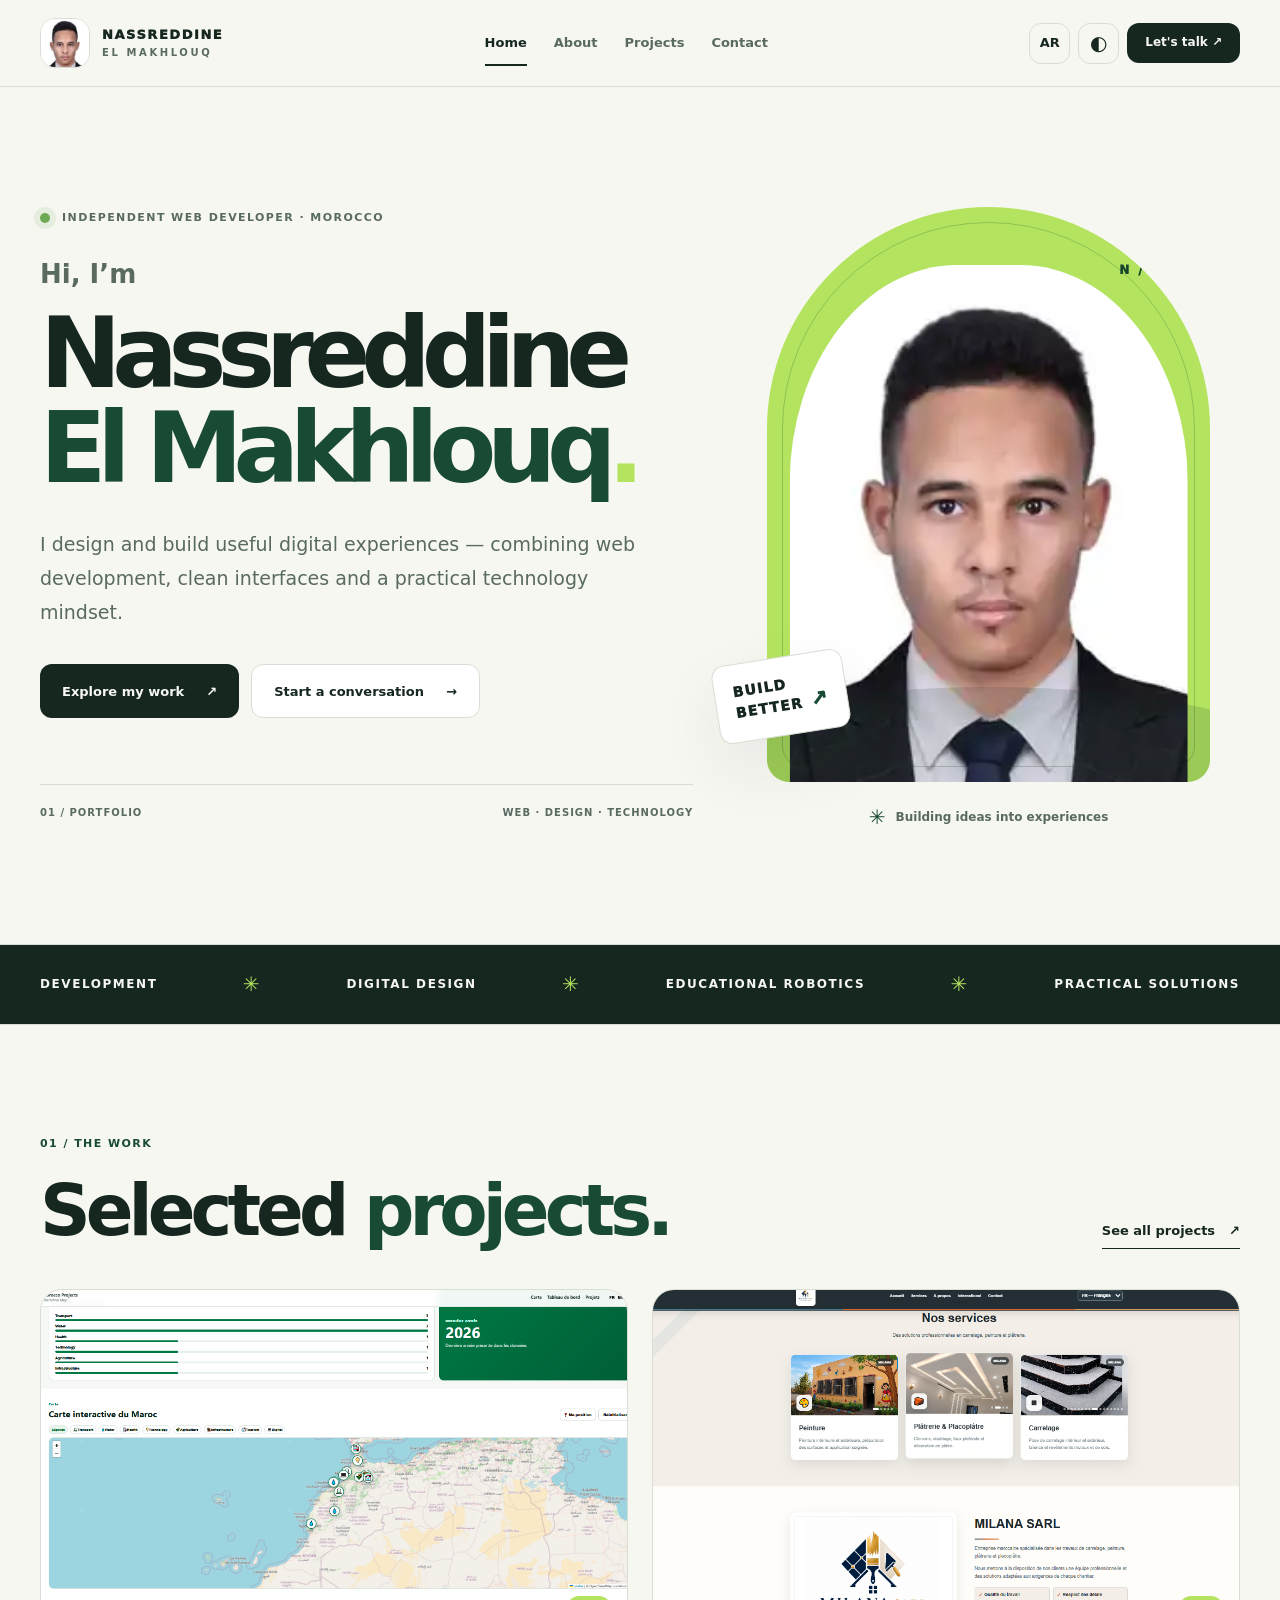
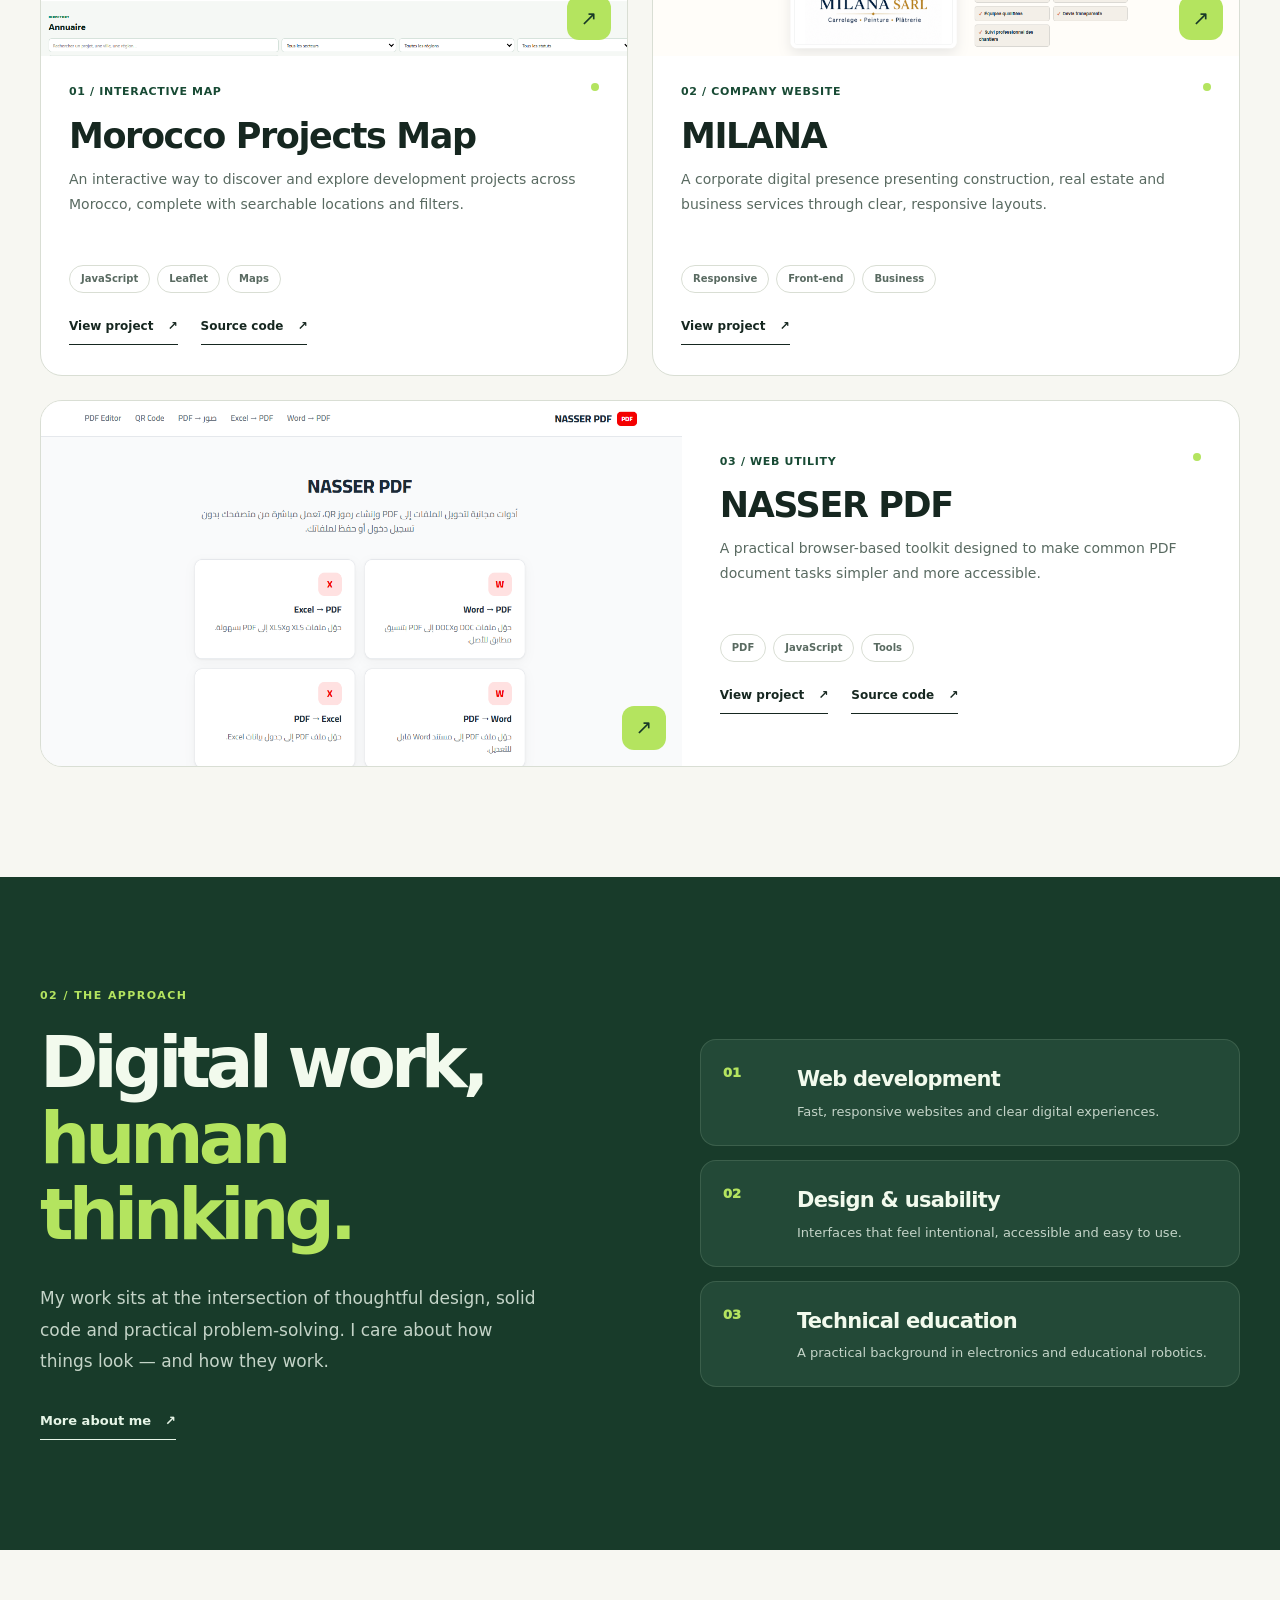
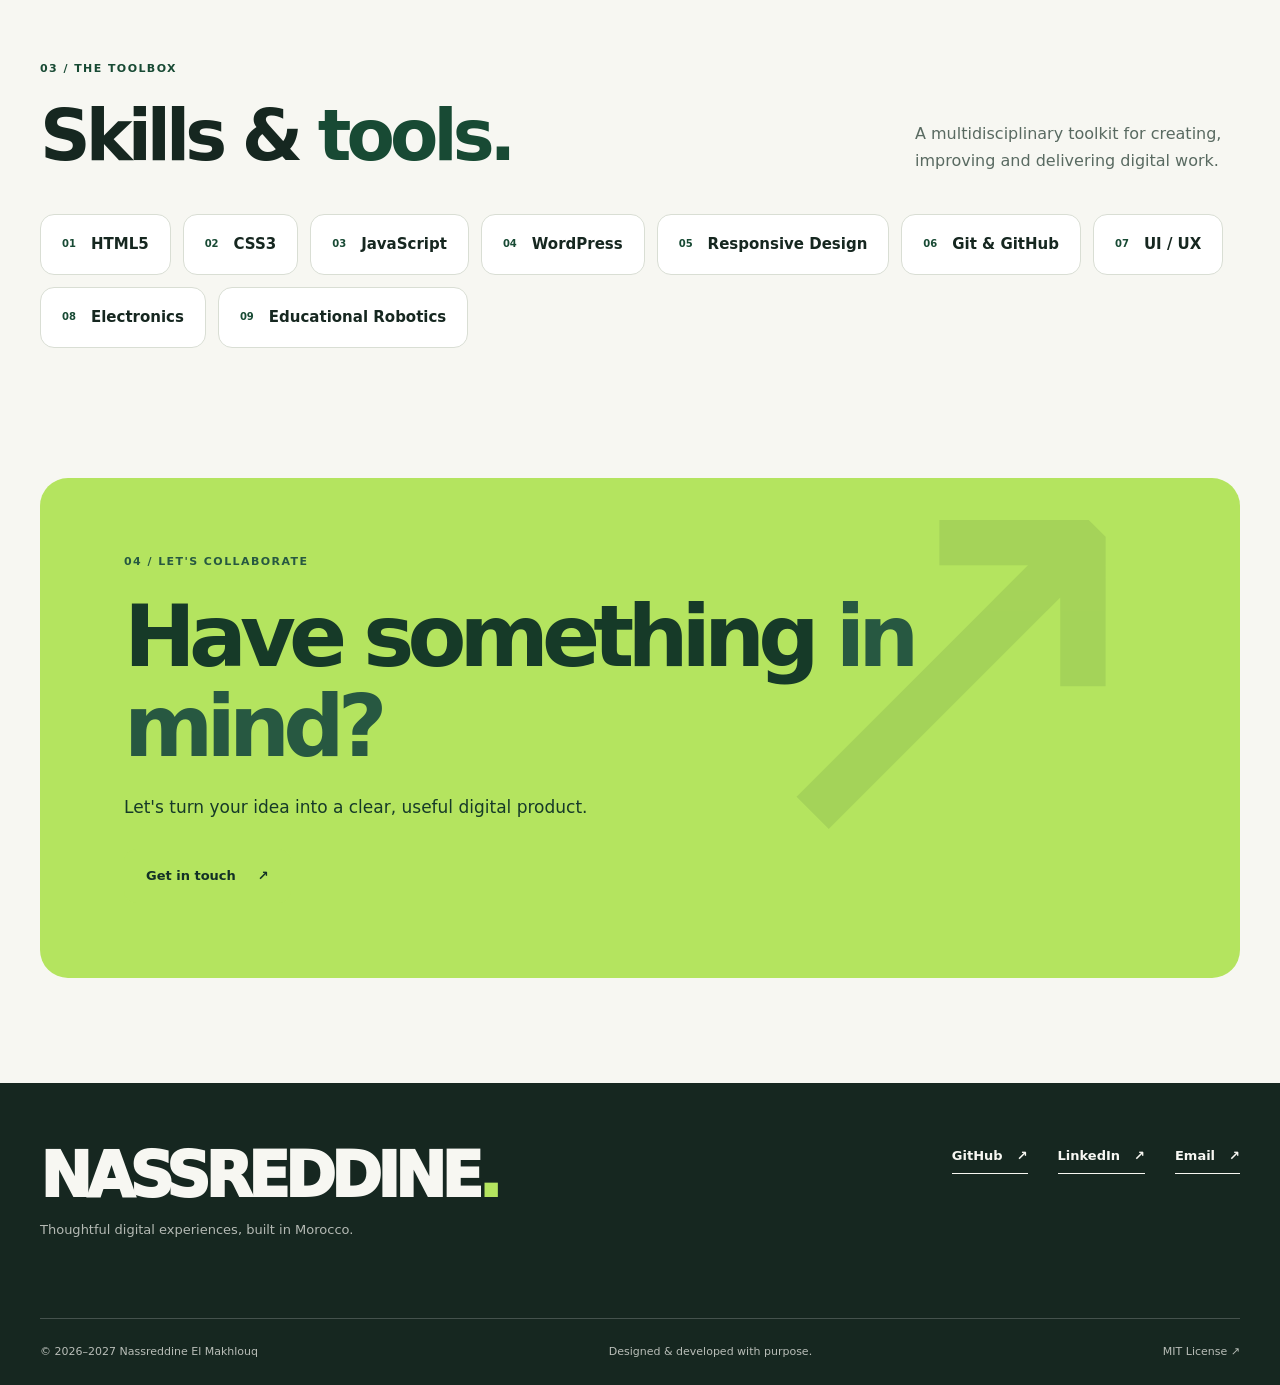
<file: index.html>
<!doctype html>
<html lang="en" data-theme="light">
<head>
<meta charset="utf-8">
<meta name="viewport" content="width=device-width, initial-scale=1">
<meta name="color-scheme" content="light dark">
<meta name="theme-color" content="#f7f7f2">
<meta name="description" content="Portfolio of Nassreddine El Makhlouq, web developer based in Morocco. Explore websites, interactive tools, digital design and educational robotics.">
<meta name="author" content="Nassreddine El Makhlouq">
<meta name="referrer" content="strict-origin-when-cross-origin">
<link rel="canonical" href="https://nassreddine-net.github.io/EL-MAKHLOUQ-NASSREDDINE/">
<title>Web Developer &amp; Digital Maker | Nassreddine El Makhlouq</title>
<meta property="og:type" content="website">
<meta property="og:title" content="Web Developer &amp; Digital Maker | Nassreddine El Makhlouq">
<meta property="og:description" content="Portfolio of Nassreddine El Makhlouq, web developer based in Morocco. Explore websites, interactive tools, digital design and educational robotics.">
<meta property="og:url" content="https://nassreddine-net.github.io/EL-MAKHLOUQ-NASSREDDINE/">
<meta property="og:image" content="https://nassreddine-net.github.io/EL-MAKHLOUQ-NASSREDDINE/assets/profile-photo.webp">
<meta property="og:image:alt" content="Nassreddine El Makhlouq portrait">
<meta name="twitter:card" content="summary">
<link rel="icon" type="image/webp" href="assets/logo.webp">
<link rel="manifest" href="site.webmanifest">
<link rel="preload" href="assets/profile-photo.webp" as="image" type="image/webp" fetchpriority="high">
<link rel="stylesheet" href="assets/style.css?v=2">
<script src="assets/app.js?v=2" defer></script>
<script type="application/ld+json">{"@context":"https://schema.org","@type":"Person","name":"Nassreddine El Makhlouq","alternateName":"نصر الدين المخلوق","url":"https://nassreddine-net.github.io/EL-MAKHLOUQ-NASSREDDINE/","image":"https://nassreddine-net.github.io/EL-MAKHLOUQ-NASSREDDINE/assets/profile-photo.webp","jobTitle":"Web Developer","address":{"@type":"PostalAddress","addressCountry":"MA"},"sameAs":["https://github.com/NASSREDDINE-net","https://www.linkedin.com/in/nassreddine-el-makhlouq/"]}</script><script type="application/ld+json">{"@context":"https://schema.org","@type":"WebSite","name":"Nassreddine El Makhlouq | Portfolio","url":"https://nassreddine-net.github.io/EL-MAKHLOUQ-NASSREDDINE/","inLanguage":["en","ar"]}</script>
</head>
<body data-page="home">
<a class="skip-link" href="#main">Skip to content</a>
<header class="site-header" data-header>
<div class="shell header-inner">
<a class="brand" href="index.html" aria-label="Nassreddine El Makhlouq home"><span class="brand-mark" aria-hidden="true"><img src="assets/profile-photo.webp" alt="" width="50" height="50" decoding="async"></span><span class="brand-caption">NASSREDDINE <small>EL MAKHLOUQ</small></span></a>
<nav id="site-nav" class="site-nav" aria-label="Primary navigation"><a href="index.html" aria-current="page" data-en="Home" data-ar="الرئيسية">Home</a><a href="about.html"  data-en="About" data-ar="من أنا">About</a><a href="portfolio.html"  data-en="Projects" data-ar="المشاريع">Projects</a><a href="contact.html"  data-en="Contact" data-ar="تواصل">Contact</a></nav>
<div class="header-tools">
<button class="utility-btn" type="button" data-lang-switch aria-label="Switch to Arabic">AR</button>
<button class="utility-btn theme-switch" type="button" data-theme-switch aria-label="Switch theme" aria-pressed="false"><span aria-hidden="true">◐</span></button>
<a class="header-contact" href="mailto:nassreddineelmakhlouq@gmail.com" data-en="Let's talk ↗" data-ar="تواصل معي ↗">Let's talk ↗</a>
<button class="utility-btn mobile-menu" type="button" data-menu-switch aria-controls="site-nav" aria-expanded="false" aria-label="Open navigation"><span aria-hidden="true">☰</span></button>
</div>
</div>
</header>
<main id="main"><section class="hero shell" aria-labelledby="hero-title">
<div class="hero-content">
<p class="micro-label"><span class="status-dot"></span><span data-en="Independent web developer · Morocco" data-ar="مطور ويب مستقل · المغرب">Independent web developer · Morocco</span></p>
<p class="hero-intro" data-en="Hi, I’m" data-ar="مرحباً، أنا">Hi, I’m</p>
<h1 id="hero-title">Nassreddine <span>El Makhlouq<span class="hero-period">.</span></span></h1>
<p class="hero-description" data-en="I design and build useful digital experiences — combining web development, clean interfaces and a practical technology mindset." data-ar="أصمم وأطوّر تجارب رقمية مفيدة تجمع بين تطوير الويب والواجهات الواضحة والخبرة التقنية التطبيقية.">I design and build useful digital experiences — combining web development, clean interfaces and a practical technology mindset.</p>
<div class="hero-buttons"><a class="btn btn-primary" href="portfolio.html"><span data-en="Explore my work" data-ar="اكتشف أعمالي">Explore my work</span><span aria-hidden="true">↗</span></a><a class="btn btn-outline" href="mailto:nassreddineelmakhlouq@gmail.com"><span data-en="Start a conversation" data-ar="تواصل معي">Start a conversation</span><span aria-hidden="true">→</span></a></div>
<div class="hero-meta"><span>01 / <span data-en="PORTFOLIO" data-ar="معرض الأعمال">PORTFOLIO</span></span><span data-en="WEB · DESIGN · TECHNOLOGY" data-ar="الويب · التصميم · التكنولوجيا">WEB · DESIGN · TECHNOLOGY</span></div>
</div>
<div class="portrait-area">
<div class="portrait-frame"><img class="hero-portrait" src="assets/profile-photo.webp" alt="Portrait of Nassreddine El Makhlouq" width="240" height="309" fetchpriority="high" decoding="async"><span class="portrait-index">N / M</span></div>
<div class="portrait-caption"><span class="accent-spark" aria-hidden="true">✳</span><span data-en="Building ideas into experiences" data-ar="أحول الأفكار إلى تجارب رقمية">Building ideas into experiences</span></div>
<div class="portrait-stamp" aria-hidden="true">BUILD<br>BETTER<span> ↗</span></div>
</div>
</section>
<div class="ticker-wrap"><div class="shell ticker"><span data-en="DEVELOPMENT" data-ar="التطوير">DEVELOPMENT</span><span class="ticker-symbol">✳</span><span data-en="DIGITAL DESIGN" data-ar="التصميم الرقمي">DIGITAL DESIGN</span><span class="ticker-symbol">✳</span><span data-en="EDUCATIONAL ROBOTICS" data-ar="الروبوتيك التعليمي">EDUCATIONAL ROBOTICS</span><span class="ticker-symbol">✳</span><span data-en="PRACTICAL SOLUTIONS" data-ar="حلول عملية">PRACTICAL SOLUTIONS</span></div></div>
<section class="section shell" id="selected-work"><div class="section-heading" data-reveal><div><p class="section-index">01 / <span data-en="THE WORK" data-ar="الأعمال">THE WORK</span></p><h2 data-en="Selected &lt;em>projects.&lt;/em>" data-ar="مشاريع &lt;em>مختارة.&lt;/em>">Selected <em>projects.</em></h2></div><a class="inline-link" href="portfolio.html"><span data-en="See all projects" data-ar="جميع المشاريع">See all projects</span><span aria-hidden="true">↗</span></a></div>
<div class="project-grid home-projects"><article class="project-tile" data-category="explore" data-reveal>
<a class="project-image" href="https://morocco-projects.is-a.bot/" target="_blank" rel="noopener noreferrer" aria-label="View Morocco Projects Map"><img src="assets/morocco-projects-map.png" width="900" height="506" alt="Morocco Projects Map project preview" loading="lazy" decoding="async"><span class="project-visit" aria-hidden="true">↗</span></a>
<div class="project-details"><div class="project-overline"><span>01 / <span data-en="Interactive map" data-ar="خريطة تفاعلية">Interactive map</span></span><span class="category-dot" aria-hidden="true"></span></div>
<h3>Morocco Projects Map</h3><p data-en="An interactive way to discover and explore development projects across Morocco, complete with searchable locations and filters." data-ar="خريطة تفاعلية لاستكشاف مشاريع التنمية بالمغرب، مع البحث الجغرافي والتصنيف والتصفية.">An interactive way to discover and explore development projects across Morocco, complete with searchable locations and filters.</p>
<div class="project-tags"><span>JavaScript</span><span>Leaflet</span><span>Maps</span></div>
<div class="project-links"><a class="text-link" href="https://morocco-projects.is-a.bot/" target="_blank" rel="noopener noreferrer">View project<span aria-hidden="true"> ↗</span></a><a class="text-link" href="https://github.com/NASSREDDINE-net/morocco-projects-map" target="_blank" rel="noopener noreferrer">Source code<span aria-hidden="true"> ↗</span></a></div>
</div>
</article><article class="project-tile" data-category="web" data-reveal>
<a class="project-image" href="https://societemilana.org/" target="_blank" rel="noopener noreferrer" aria-label="View MILANA"><img src="assets/milana-project.png" width="900" height="506" alt="MILANA project preview" loading="lazy" decoding="async"><span class="project-visit" aria-hidden="true">↗</span></a>
<div class="project-details"><div class="project-overline"><span>02 / <span data-en="Company website" data-ar="موقع شركة">Company website</span></span><span class="category-dot" aria-hidden="true"></span></div>
<h3>MILANA</h3><p data-en="A corporate digital presence presenting construction, real estate and business services through clear, responsive layouts." data-ar="موقع مؤسساتي يقدم خدمات البناء والعقار والأعمال ضمن واجهة متجاوبة ومنظمة.">A corporate digital presence presenting construction, real estate and business services through clear, responsive layouts.</p>
<div class="project-tags"><span>Responsive</span><span>Front-end</span><span>Business</span></div>
<div class="project-links"><a class="text-link" href="https://societemilana.org/" target="_blank" rel="noopener noreferrer">View project<span aria-hidden="true"> ↗</span></a></div>
</div>
</article><article class="project-tile" data-category="tool" data-reveal>
<a class="project-image" href="https://nasserpdf.devs.surf/" target="_blank" rel="noopener noreferrer" aria-label="View NASSER PDF"><img src="assets/nasser-pdf-project.png" width="900" height="506" alt="NASSER PDF project preview" loading="lazy" decoding="async"><span class="project-visit" aria-hidden="true">↗</span></a>
<div class="project-details"><div class="project-overline"><span>03 / <span data-en="Web utility" data-ar="أداة ويب">Web utility</span></span><span class="category-dot" aria-hidden="true"></span></div>
<h3>NASSER PDF</h3><p data-en="A practical browser-based toolkit designed to make common PDF document tasks simpler and more accessible." data-ar="مجموعة أدوات تعمل عبر المتصفح لتسهيل المهام الشائعة المتعلقة بملفات PDF.">A practical browser-based toolkit designed to make common PDF document tasks simpler and more accessible.</p>
<div class="project-tags"><span>PDF</span><span>JavaScript</span><span>Tools</span></div>
<div class="project-links"><a class="text-link" href="https://nasserpdf.devs.surf/" target="_blank" rel="noopener noreferrer">View project<span aria-hidden="true"> ↗</span></a><a class="text-link" href="https://github.com/NASSREDDINE-net/NASSER-PDF" target="_blank" rel="noopener noreferrer">Source code<span aria-hidden="true"> ↗</span></a></div>
</div>
</article></div></section>
<section class="section about-band"><div class="shell about-band-grid"><div data-reveal><p class="section-index">02 / <span data-en="THE APPROACH" data-ar="منهجي في العمل">THE APPROACH</span></p><h2 data-en="Digital work,&lt;br>&lt;em>human thinking.&lt;/em>" data-ar="حلول رقمية،&lt;br>&lt;em>بفكر إنساني.&lt;/em>">Digital work,<br><em>human thinking.</em></h2><p class="band-lead" data-en="My work sits at the intersection of thoughtful design, solid code and practical problem-solving. I care about how things look — and how they work." data-ar="يجمع عملي بين التصميم الواعي والبرمجة العملية وحل المشكلات. أهتم بجودة الشكل وسهولة الاستخدام والأداء.">My work sits at the intersection of thoughtful design, solid code and practical problem-solving. I care about how things look — and how they work.</p><a class="inline-link light" href="about.html"><span data-en="More about me" data-ar="تعرف عليّ أكثر">More about me</span><span aria-hidden="true">↗</span></a></div>
<div class="expertise-cards" data-reveal><article><span class="expertise-number">01</span><h3 data-en="Web development" data-ar="تطوير الويب">Web development</h3><p data-en="Fast, responsive websites and clear digital experiences." data-ar="مواقع سريعة ومتجاوبة وتجارب رقمية واضحة.">Fast, responsive websites and clear digital experiences.</p></article><article><span class="expertise-number">02</span><h3 data-en="Design &amp; usability" data-ar="التصميم وسهولة الاستخدام">Design & usability</h3><p data-en="Interfaces that feel intentional, accessible and easy to use." data-ar="واجهات واضحة وسهلة الوصول والاستعمال.">Interfaces that feel intentional, accessible and easy to use.</p></article><article><span class="expertise-number">03</span><h3 data-en="Technical education" data-ar="التكوين التقني">Technical education</h3><p data-en="A practical background in electronics and educational robotics." data-ar="خلفية تطبيقية في الإلكترونيك والروبوتيك التعليمي.">A practical background in electronics and educational robotics.</p></article></div>
</div></section>
<section class="section shell" id="toolbox"><div class="section-heading" data-reveal><div><p class="section-index">03 / <span data-en="THE TOOLBOX" data-ar="المهارات">THE TOOLBOX</span></p><h2 data-en="Skills &amp; &lt;em>tools.&lt;/em>" data-ar="مهارات &lt;em>وأدوات.&lt;/em>">Skills & <em>tools.</em></h2></div><p class="section-aside" data-en="A multidisciplinary toolkit for creating, improving and delivering digital work." data-ar="أدوات تقنية متعددة تساعدني على تصميم وتطوير حلول رقمية.">A multidisciplinary toolkit for creating, improving and delivering digital work.</p></div><div class="skills-list"><span class="skill-pill" data-reveal><span class="skill-count">01</span>HTML5</span><span class="skill-pill" data-reveal><span class="skill-count">02</span>CSS3</span><span class="skill-pill" data-reveal><span class="skill-count">03</span>JavaScript</span><span class="skill-pill" data-reveal><span class="skill-count">04</span>WordPress</span><span class="skill-pill" data-reveal><span class="skill-count">05</span>Responsive Design</span><span class="skill-pill" data-reveal><span class="skill-count">06</span>Git & GitHub</span><span class="skill-pill" data-reveal><span class="skill-count">07</span>UI / UX</span><span class="skill-pill" data-reveal><span class="skill-count">08</span>Electronics</span><span class="skill-pill" data-reveal><span class="skill-count">09</span>Educational Robotics</span></div></section>
<section class="cta-section shell"><div class="cta-panel" data-reveal><p class="section-index">04 / <span data-en="LET'S COLLABORATE" data-ar="لنتعاون">LET'S COLLABORATE</span></p><h2 data-en="Have something &lt;em>in mind?&lt;/em>" data-ar="عندك فكرة &lt;em>لمشروع؟&lt;/em>">Have something <em>in mind?</em></h2><p data-en="Let's turn your idea into a clear, useful digital product." data-ar="خلينا نحوّلو فكرتك إلى حل رقمي واضح وعملي.">Let's turn your idea into a clear, useful digital product.</p><a class="btn btn-light" href="mailto:nassreddineelmakhlouq@gmail.com"><span data-en="Get in touch" data-ar="تواصل معي">Get in touch</span><span aria-hidden="true">↗</span></a><span class="cta-decoration" aria-hidden="true">↗</span></div></section></main>
<footer class="site-footer">
<div class="shell"><div class="footer-main"><div><a class="footer-brand" href="index.html">NASSREDDINE<span>.</span></a><p data-en="Thoughtful digital experiences, built in Morocco." data-ar="تجارب رقمية متقنة، صُنعت في المغرب.">Thoughtful digital experiences, built in Morocco.</p></div><div class="footer-actions"><a class="text-link" href="https://github.com/NASSREDDINE-net" target="_blank" rel="noopener noreferrer">GitHub<span aria-hidden="true"> ↗</span></a><a class="text-link" href="https://www.linkedin.com/in/nassreddine-el-makhlouq/" target="_blank" rel="noopener noreferrer">LinkedIn<span aria-hidden="true"> ↗</span></a><a class="text-link" href="mailto:nassreddineelmakhlouq@gmail.com">Email <span aria-hidden="true">↗</span></a></div></div>
<div class="footer-bottom"><span>© 2026–2027 Nassreddine El Makhlouq</span><span data-en="Designed &amp; developed with purpose." data-ar="تصميم وتطوير بإتقان.">Designed & developed with purpose.</span><a href="https://github.com/NASSREDDINE-net/EL-MAKHLOUQ-NASSREDDINE/blob/main/LICENSE" target="_blank" rel="noopener noreferrer">MIT License ↗</a></div></div>
</footer>
<button type="button" class="scroll-top" data-top aria-label="Back to top">↑</button>
</body>
</html>
</file>
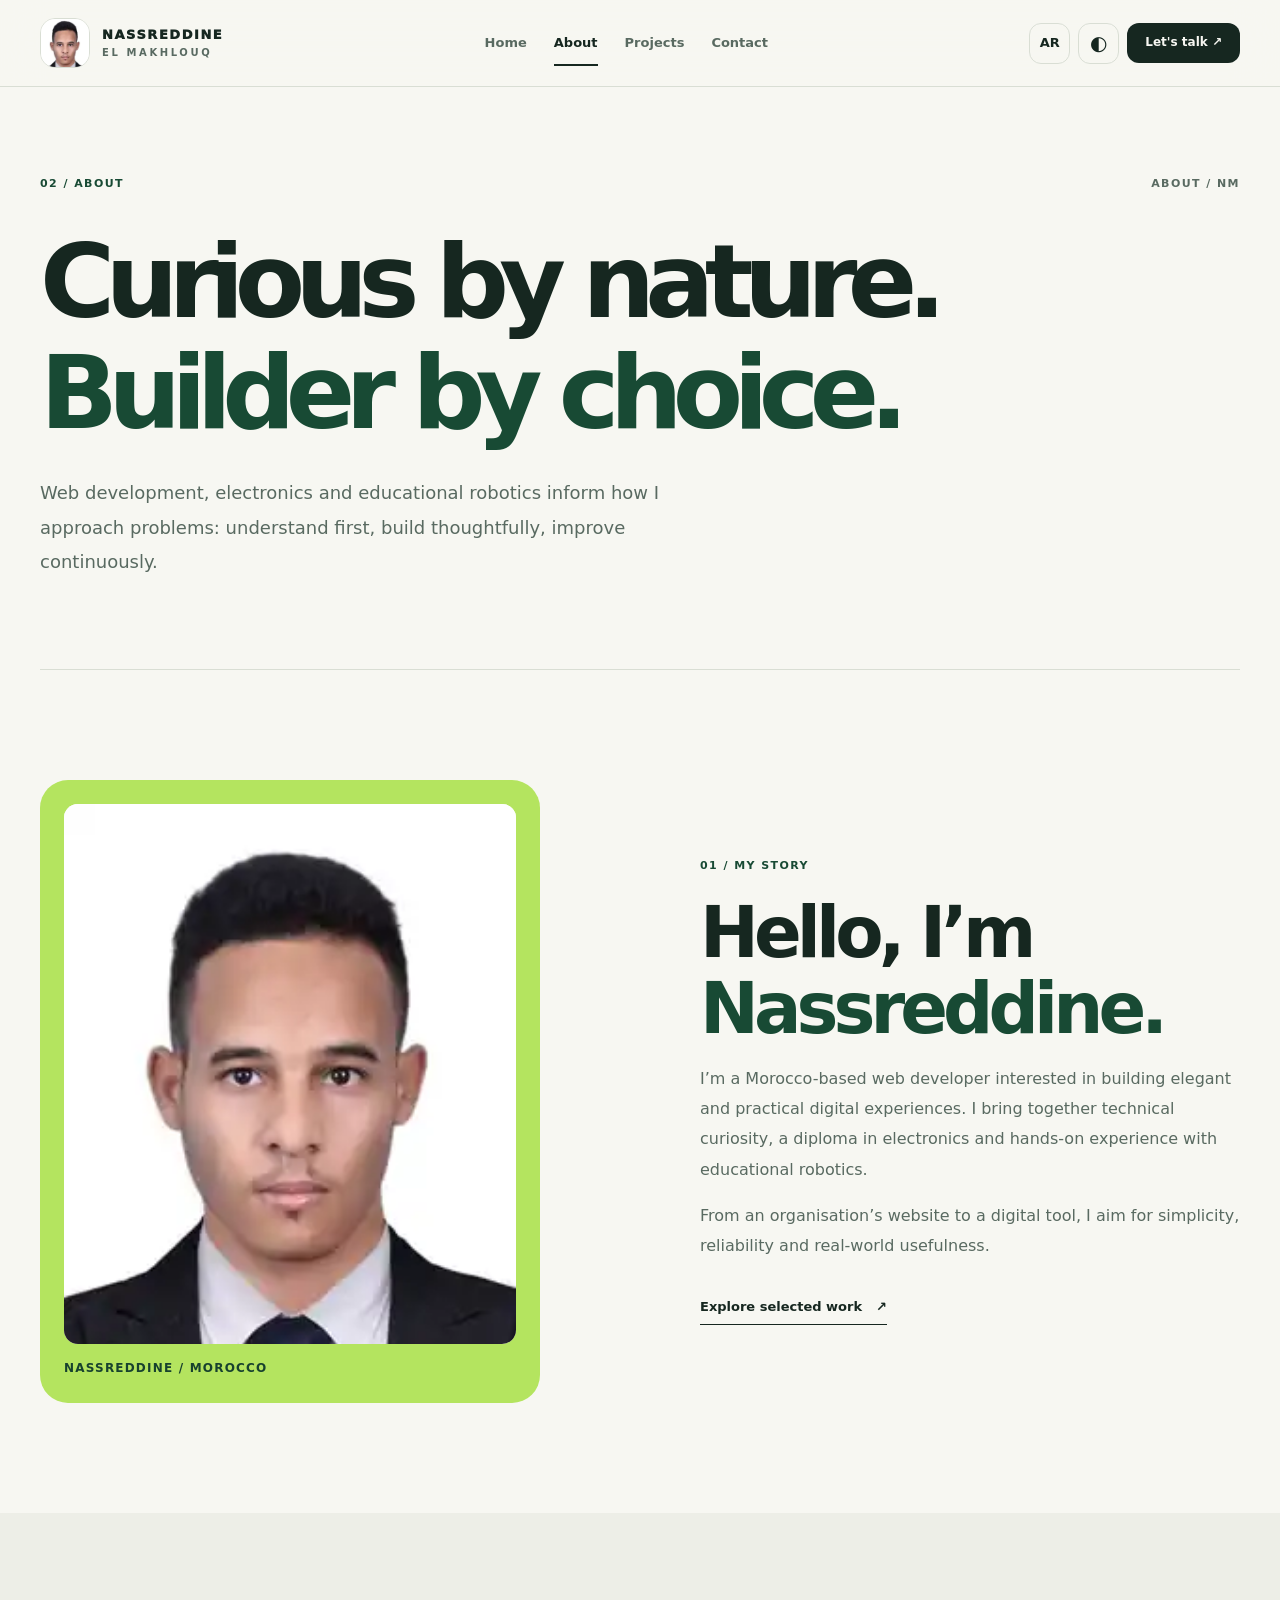
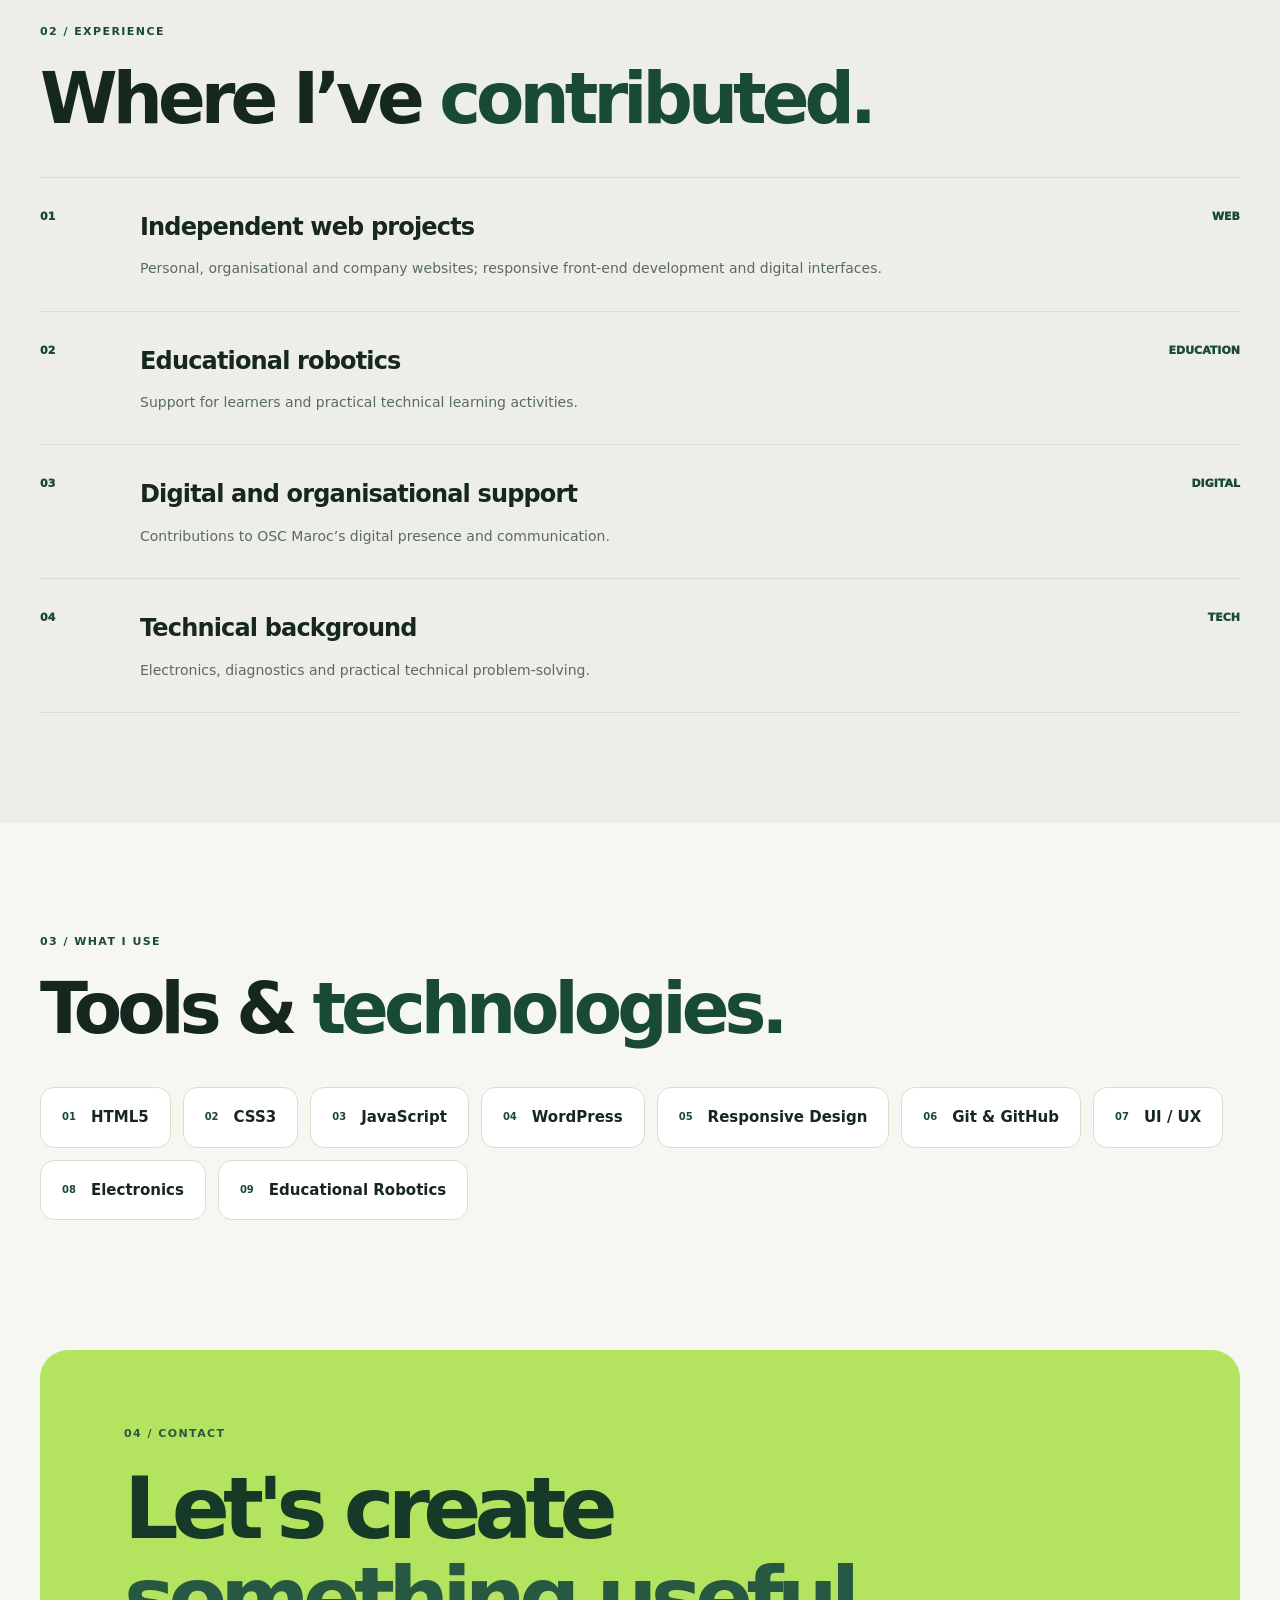
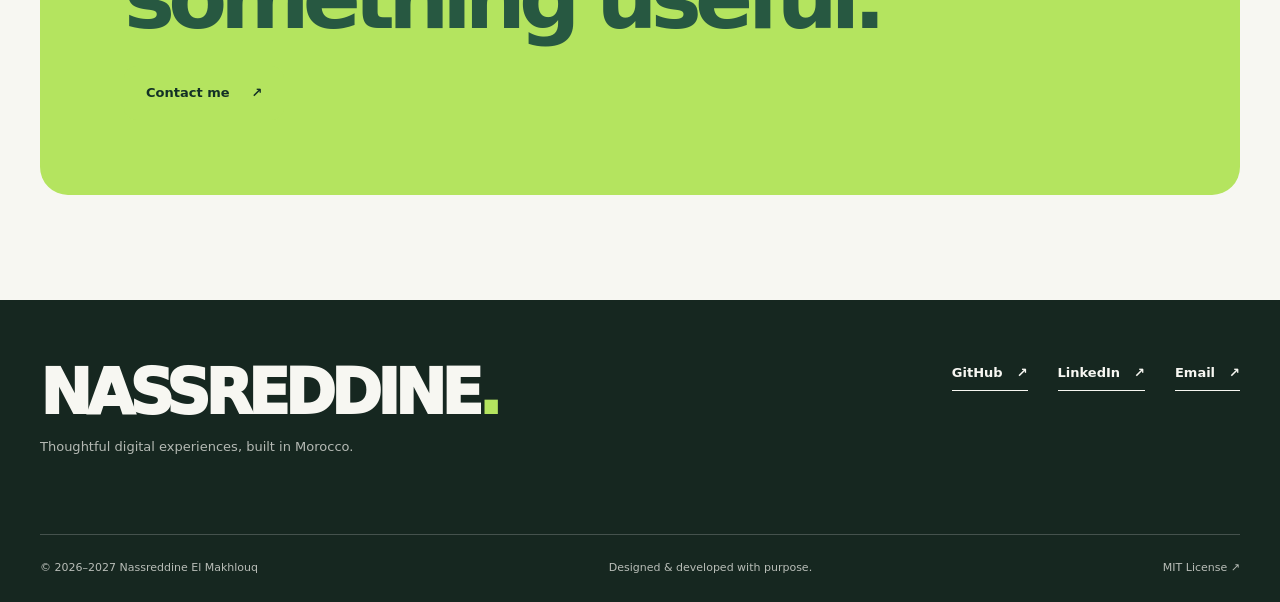
<file: about.html>
<!doctype html>
<html lang="en" data-theme="light">
<head>
<meta charset="utf-8">
<meta name="viewport" content="width=device-width, initial-scale=1">
<meta name="color-scheme" content="light dark">
<meta name="theme-color" content="#f7f7f2">
<meta name="description" content="Meet Nassreddine El Makhlouq, a Morocco-based web developer with experience in electronics, educational robotics, and practical digital solutions.">
<meta name="author" content="Nassreddine El Makhlouq">
<meta name="referrer" content="strict-origin-when-cross-origin">
<link rel="canonical" href="https://nassreddine-net.github.io/EL-MAKHLOUQ-NASSREDDINE/about.html">
<title>About Me | Nassreddine El Makhlouq</title>
<meta property="og:type" content="website">
<meta property="og:title" content="About Me | Nassreddine El Makhlouq">
<meta property="og:description" content="Meet Nassreddine El Makhlouq, a Morocco-based web developer with experience in electronics, educational robotics, and practical digital solutions.">
<meta property="og:url" content="https://nassreddine-net.github.io/EL-MAKHLOUQ-NASSREDDINE/about.html">
<meta property="og:image" content="https://nassreddine-net.github.io/EL-MAKHLOUQ-NASSREDDINE/assets/profile-photo.webp">
<meta property="og:image:alt" content="Nassreddine El Makhlouq portrait">
<meta name="twitter:card" content="summary">
<link rel="icon" type="image/webp" href="assets/logo.webp">
<link rel="manifest" href="site.webmanifest">

<link rel="stylesheet" href="assets/style.css?v=2">
<script src="assets/app.js?v=2" defer></script>

</head>
<body data-page="about">
<a class="skip-link" href="#main">Skip to content</a>
<header class="site-header" data-header>
<div class="shell header-inner">
<a class="brand" href="index.html" aria-label="Nassreddine El Makhlouq home"><span class="brand-mark" aria-hidden="true"><img src="assets/profile-photo.webp" alt="" width="50" height="50" decoding="async"></span><span class="brand-caption">NASSREDDINE <small>EL MAKHLOUQ</small></span></a>
<nav id="site-nav" class="site-nav" aria-label="Primary navigation"><a href="index.html"  data-en="Home" data-ar="الرئيسية">Home</a><a href="about.html" aria-current="page" data-en="About" data-ar="من أنا">About</a><a href="portfolio.html"  data-en="Projects" data-ar="المشاريع">Projects</a><a href="contact.html"  data-en="Contact" data-ar="تواصل">Contact</a></nav>
<div class="header-tools">
<button class="utility-btn" type="button" data-lang-switch aria-label="Switch to Arabic">AR</button>
<button class="utility-btn theme-switch" type="button" data-theme-switch aria-label="Switch theme" aria-pressed="false"><span aria-hidden="true">◐</span></button>
<a class="header-contact" href="mailto:nassreddineelmakhlouq@gmail.com" data-en="Let's talk ↗" data-ar="تواصل معي ↗">Let's talk ↗</a>
<button class="utility-btn mobile-menu" type="button" data-menu-switch aria-controls="site-nav" aria-expanded="false" aria-label="Open navigation"><span aria-hidden="true">☰</span></button>
</div>
</div>
</header>
<main id="main"><section class="page-lead shell"><div class="page-lead-top"><span class="section-index">02 / <span data-en="ABOUT" data-ar="من أنا">ABOUT</span></span><span class="page-count">ABOUT / NM</span></div><h1 data-en="Curious by nature.&lt;br>&lt;em>Builder by choice.&lt;/em>" data-ar="فضولي بطبعي.&lt;br>&lt;em>ومطوّر باختياري.&lt;/em>">Curious by nature.<br><em>Builder by choice.</em></h1><p data-en="Web development, electronics and educational robotics inform how I approach problems: understand first, build thoughtfully, improve continuously." data-ar="تطوير الويب والإلكترونيك والروبوتيك التعليمي مجالات تشكل طريقتي في العمل: الفهم أولاً، ثم البناء والتحسين المستمر.">Web development, electronics and educational robotics inform how I approach problems: understand first, build thoughtfully, improve continuously.</p></section>
<section class="section shell biography-grid"><div class="bio-image-wrap"><img src="assets/profile-photo.webp" width="240" height="309" alt="Portrait of Nassreddine El Makhlouq" loading="lazy" decoding="async"><span class="bio-image-caption">NASSREDDINE / MOROCCO</span></div><div class="bio-text" data-reveal><p class="section-index">01 / <span data-en="MY STORY" data-ar="قصتي">MY STORY</span></p><h2 data-en="Hello, I’m &lt;em>Nassreddine.&lt;/em>" data-ar="مرحباً، أنا &lt;em>نصر الدين.&lt;/em>">Hello, I’m <em>Nassreddine.</em></h2><p data-en="I’m a Morocco-based web developer interested in building elegant and practical digital experiences. I bring together technical curiosity, a diploma in electronics and hands-on experience with educational robotics." data-ar="أنا مطور ويب مقيم بالمغرب، مهتم ببناء تجارب رقمية أنيقة وعملية. أجمع بين الفضول التقني ودبلوم في الإلكترونيك وخبرة تطبيقية في الروبوتيك التعليمي.">I’m a Morocco-based web developer interested in building elegant and practical digital experiences. I bring together technical curiosity, a diploma in electronics and hands-on experience with educational robotics.</p><p data-en="From an organisation’s website to a digital tool, I aim for simplicity, reliability and real-world usefulness." data-ar="من موقع مؤسسة إلى أداة رقمية، أركز على البساطة والموثوقية والفائدة العملية.">From an organisation’s website to a digital tool, I aim for simplicity, reliability and real-world usefulness.</p><a class="inline-link" href="portfolio.html"><span data-en="Explore selected work" data-ar="تصفح مشاريعي">Explore selected work</span><span aria-hidden="true">↗</span></a></div></section>
<section class="section alternate-section"><div class="shell"><div class="section-heading"><div><p class="section-index">02 / <span data-en="EXPERIENCE" data-ar="الخبرة">EXPERIENCE</span></p><h2 data-en="Where I’ve &lt;em>contributed.&lt;/em>" data-ar="مجالات &lt;em>خبرتي.&lt;/em>">Where I’ve <em>contributed.</em></h2></div></div><div class="experience-list"><article><span class="exp-index">01</span><div><h3 data-en="Independent web projects" data-ar="مشاريع ويب مستقلة">Independent web projects</h3><p data-en="Personal, organisational and company websites; responsive front-end development and digital interfaces." data-ar="مواقع شخصية ومؤسساتية ومواقع شركات، وتطوير واجهات متجاوبة وخدمات رقمية.">Personal, organisational and company websites; responsive front-end development and digital interfaces.</p></div><span class="exp-field">WEB</span></article><article><span class="exp-index">02</span><div><h3 data-en="Educational robotics" data-ar="الروبوتيك التعليمي">Educational robotics</h3><p data-en="Support for learners and practical technical learning activities." data-ar="تأطير المتعلمين ومواكبة الأنشطة التقنية التطبيقية.">Support for learners and practical technical learning activities.</p></div><span class="exp-field">EDUCATION</span></article><article><span class="exp-index">03</span><div><h3 data-en="Digital and organisational support" data-ar="دعم رقمي وتنظيمي">Digital and organisational support</h3><p data-en="Contributions to OSC Maroc’s digital presence and communication." data-ar="المساهمة في الحضور الرقمي والتواصل الخاص بمنظمة الكشاف المعاصر – المغرب.">Contributions to OSC Maroc’s digital presence and communication.</p></div><span class="exp-field">DIGITAL</span></article><article><span class="exp-index">04</span><div><h3 data-en="Technical background" data-ar="الخلفية التقنية">Technical background</h3><p data-en="Electronics, diagnostics and practical technical problem-solving." data-ar="الإلكترونيك والتشخيص التقني وحل المشكلات التطبيقية.">Electronics, diagnostics and practical technical problem-solving.</p></div><span class="exp-field">TECH</span></article></div></div></section>
<section class="section shell"><div class="section-heading"><div><p class="section-index">03 / <span data-en="WHAT I USE" data-ar="أدوات العمل">WHAT I USE</span></p><h2 data-en="Tools &amp; &lt;em>technologies.&lt;/em>" data-ar="الأدوات &lt;em>والتقنيات.&lt;/em>">Tools & <em>technologies.</em></h2></div></div><div class="skills-list"><span class="skill-pill"><span class="skill-count">01</span>HTML5</span><span class="skill-pill"><span class="skill-count">02</span>CSS3</span><span class="skill-pill"><span class="skill-count">03</span>JavaScript</span><span class="skill-pill"><span class="skill-count">04</span>WordPress</span><span class="skill-pill"><span class="skill-count">05</span>Responsive Design</span><span class="skill-pill"><span class="skill-count">06</span>Git & GitHub</span><span class="skill-pill"><span class="skill-count">07</span>UI / UX</span><span class="skill-pill"><span class="skill-count">08</span>Electronics</span><span class="skill-pill"><span class="skill-count">09</span>Educational Robotics</span></div></section>
<section class="cta-section shell"><div class="cta-panel"><p class="section-index">04 / <span data-en="CONTACT" data-ar="التواصل">CONTACT</span></p><h2 data-en="Let's create &lt;em>something useful.&lt;/em>" data-ar="لننجز &lt;em>شيئاً مفيداً.&lt;/em>">Let's create <em>something useful.</em></h2><a class="btn btn-light" href="contact.html"><span data-en="Contact me" data-ar="تواصل معي">Contact me</span> ↗</a></div></section></main>
<footer class="site-footer">
<div class="shell"><div class="footer-main"><div><a class="footer-brand" href="index.html">NASSREDDINE<span>.</span></a><p data-en="Thoughtful digital experiences, built in Morocco." data-ar="تجارب رقمية متقنة، صُنعت في المغرب.">Thoughtful digital experiences, built in Morocco.</p></div><div class="footer-actions"><a class="text-link" href="https://github.com/NASSREDDINE-net" target="_blank" rel="noopener noreferrer">GitHub<span aria-hidden="true"> ↗</span></a><a class="text-link" href="https://www.linkedin.com/in/nassreddine-el-makhlouq/" target="_blank" rel="noopener noreferrer">LinkedIn<span aria-hidden="true"> ↗</span></a><a class="text-link" href="mailto:nassreddineelmakhlouq@gmail.com">Email <span aria-hidden="true">↗</span></a></div></div>
<div class="footer-bottom"><span>© 2026–2027 Nassreddine El Makhlouq</span><span data-en="Designed &amp; developed with purpose." data-ar="تصميم وتطوير بإتقان.">Designed & developed with purpose.</span><a href="https://github.com/NASSREDDINE-net/EL-MAKHLOUQ-NASSREDDINE/blob/main/LICENSE" target="_blank" rel="noopener noreferrer">MIT License ↗</a></div></div>
</footer>
<button type="button" class="scroll-top" data-top aria-label="Back to top">↑</button>
</body>
</html>
</file>
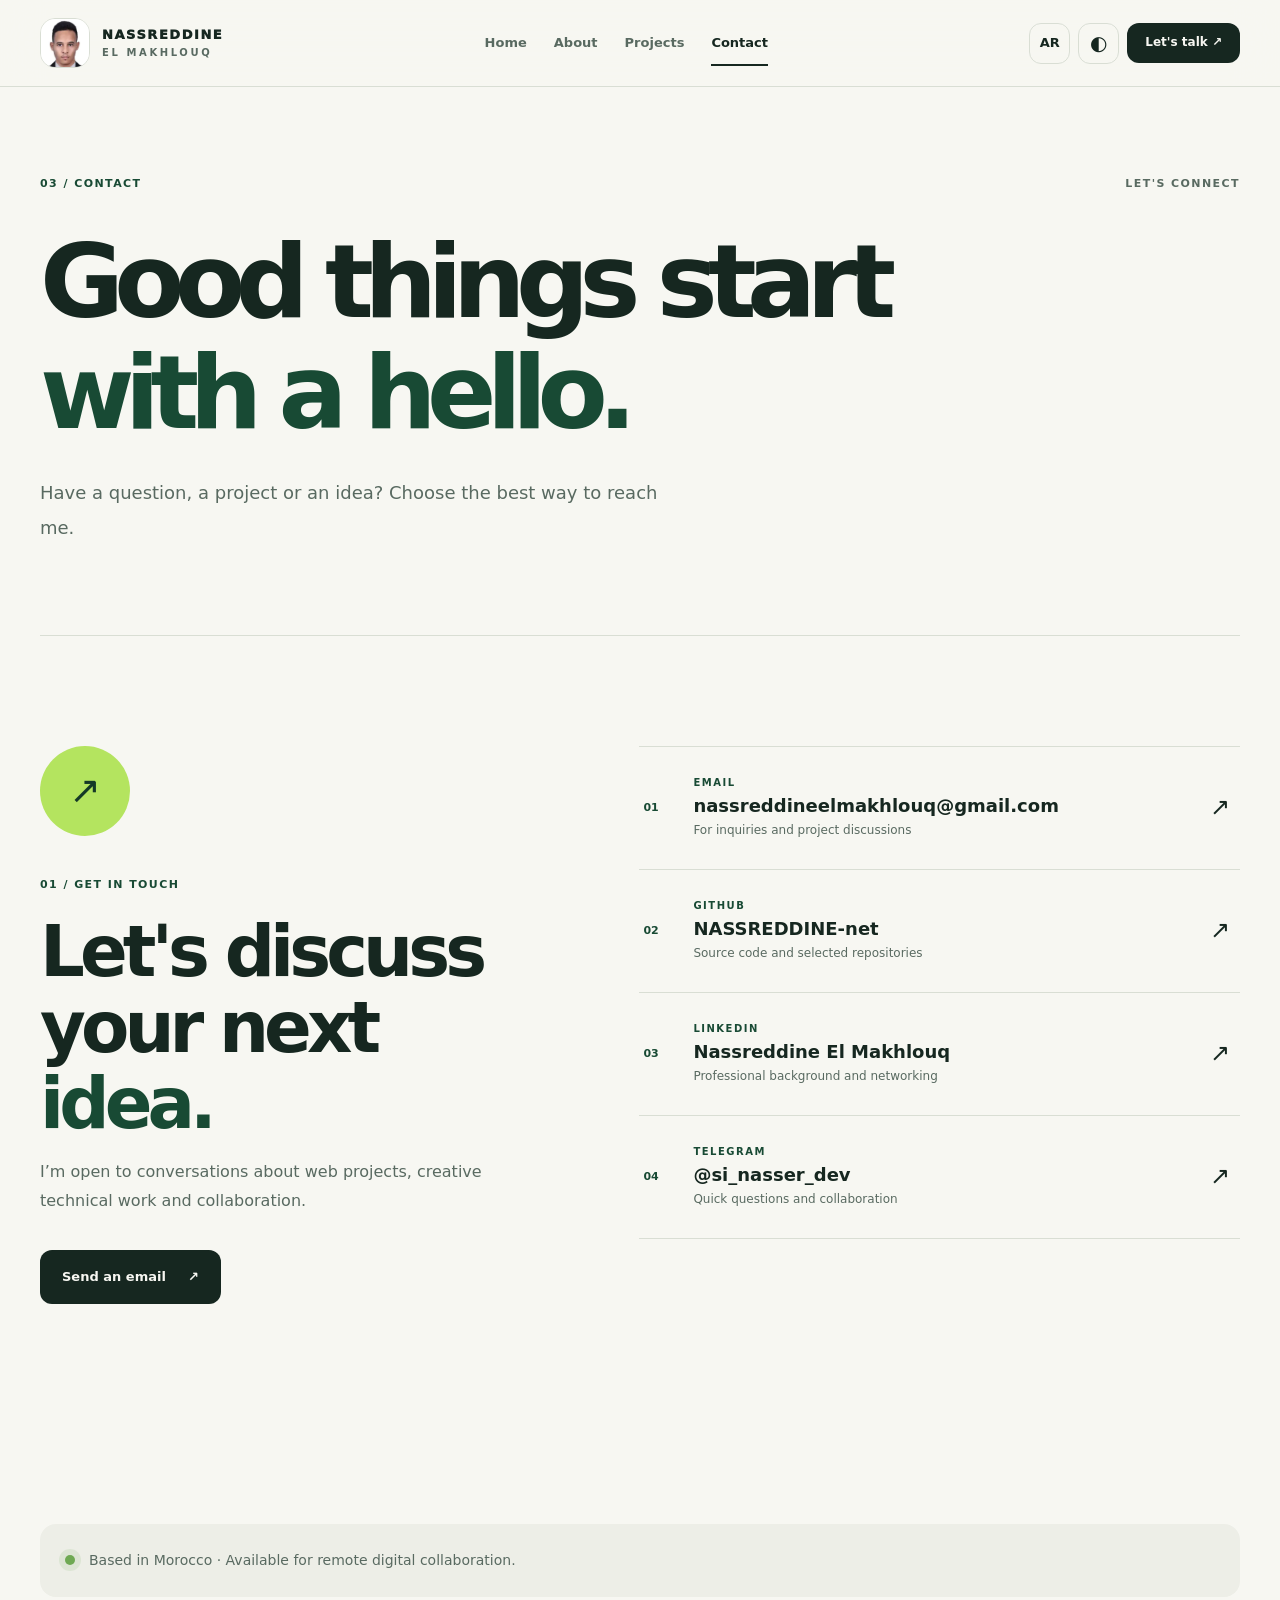
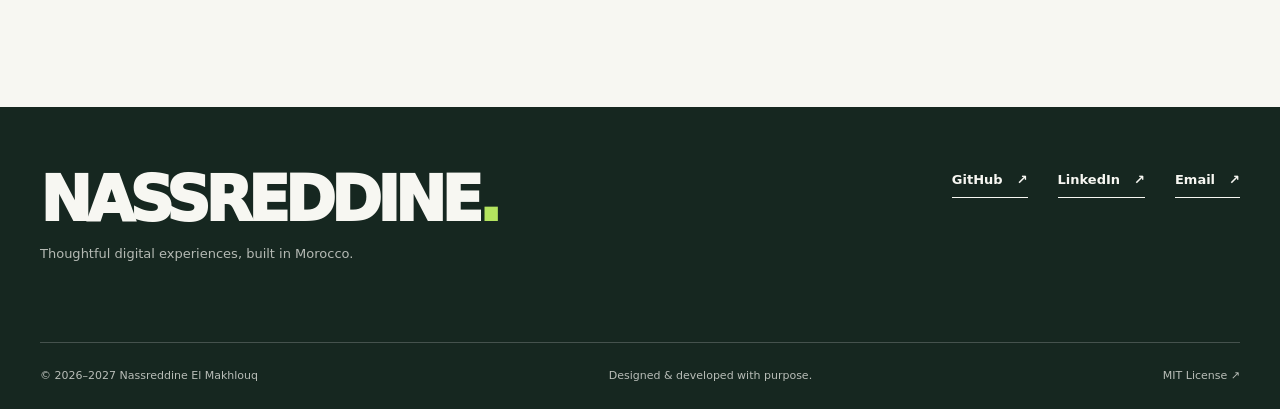
<file: contact.html>
<!doctype html>
<html lang="en" data-theme="light">
<head>
<meta charset="utf-8">
<meta name="viewport" content="width=device-width, initial-scale=1">
<meta name="color-scheme" content="light dark">
<meta name="theme-color" content="#f7f7f2">
<meta name="description" content="Get in touch with Nassreddine El Makhlouq for web development, digital projects and collaboration.">
<meta name="author" content="Nassreddine El Makhlouq">
<meta name="referrer" content="strict-origin-when-cross-origin">
<link rel="canonical" href="https://nassreddine-net.github.io/EL-MAKHLOUQ-NASSREDDINE/contact.html">
<title>Contact | Nassreddine El Makhlouq</title>
<meta property="og:type" content="website">
<meta property="og:title" content="Contact | Nassreddine El Makhlouq">
<meta property="og:description" content="Get in touch with Nassreddine El Makhlouq for web development, digital projects and collaboration.">
<meta property="og:url" content="https://nassreddine-net.github.io/EL-MAKHLOUQ-NASSREDDINE/contact.html">
<meta property="og:image" content="https://nassreddine-net.github.io/EL-MAKHLOUQ-NASSREDDINE/assets/profile-photo.webp">
<meta property="og:image:alt" content="Nassreddine El Makhlouq portrait">
<meta name="twitter:card" content="summary">
<link rel="icon" type="image/webp" href="assets/logo.webp">
<link rel="manifest" href="site.webmanifest">

<link rel="stylesheet" href="assets/style.css?v=2">
<script src="assets/app.js?v=2" defer></script>

</head>
<body data-page="contact">
<a class="skip-link" href="#main">Skip to content</a>
<header class="site-header" data-header>
<div class="shell header-inner">
<a class="brand" href="index.html" aria-label="Nassreddine El Makhlouq home"><span class="brand-mark" aria-hidden="true"><img src="assets/profile-photo.webp" alt="" width="50" height="50" decoding="async"></span><span class="brand-caption">NASSREDDINE <small>EL MAKHLOUQ</small></span></a>
<nav id="site-nav" class="site-nav" aria-label="Primary navigation"><a href="index.html"  data-en="Home" data-ar="الرئيسية">Home</a><a href="about.html"  data-en="About" data-ar="من أنا">About</a><a href="portfolio.html"  data-en="Projects" data-ar="المشاريع">Projects</a><a href="contact.html" aria-current="page" data-en="Contact" data-ar="تواصل">Contact</a></nav>
<div class="header-tools">
<button class="utility-btn" type="button" data-lang-switch aria-label="Switch to Arabic">AR</button>
<button class="utility-btn theme-switch" type="button" data-theme-switch aria-label="Switch theme" aria-pressed="false"><span aria-hidden="true">◐</span></button>
<a class="header-contact" href="mailto:nassreddineelmakhlouq@gmail.com" data-en="Let's talk ↗" data-ar="تواصل معي ↗">Let's talk ↗</a>
<button class="utility-btn mobile-menu" type="button" data-menu-switch aria-controls="site-nav" aria-expanded="false" aria-label="Open navigation"><span aria-hidden="true">☰</span></button>
</div>
</div>
</header>
<main id="main"><section class="page-lead shell"><div class="page-lead-top"><span class="section-index">03 / <span data-en="CONTACT" data-ar="تواصل">CONTACT</span></span><span class="page-count">LET'S CONNECT</span></div><h1 data-en="Good things start&lt;br>&lt;em>with a hello.&lt;/em>" data-ar="كل مشروع يبدأ&lt;br>&lt;em>بالتواصل.&lt;/em>">Good things start<br><em>with a hello.</em></h1><p data-en="Have a question, a project or an idea? Choose the best way to reach me." data-ar="عندك سؤال أو فكرة أو مشروع؟ اختَر وسيلة التواصل اللي تناسبك.">Have a question, a project or an idea? Choose the best way to reach me.</p></section>
<section class="section shell contact-layout"><div class="contact-intro"><div class="contact-orbit">↗</div><p class="section-index">01 / <span data-en="GET IN TOUCH" data-ar="تواصل معي">GET IN TOUCH</span></p><h2 data-en="Let's discuss&lt;br>your next &lt;em>idea.&lt;/em>" data-ar="خلّينا نناقشو&lt;br>&lt;em>فكرتك القادمة.&lt;/em>">Let's discuss<br>your next <em>idea.</em></h2><p data-en="I’m open to conversations about web projects, creative technical work and collaboration." data-ar="مرحّب بالنقاش حول مشاريع الويب والأعمال التقنية والتعاون.">I’m open to conversations about web projects, creative technical work and collaboration.</p><a class="btn btn-primary" href="mailto:nassreddineelmakhlouq@gmail.com"><span data-en="Send an email" data-ar="راسلني بالبريد">Send an email</span> ↗</a></div>
<div class="contact-rows"><a class="contact-row" href="mailto:nassreddineelmakhlouq@gmail.com" ><span class="contact-n">01</span><span class="contact-info"><strong>EMAIL</strong><span>nassreddineelmakhlouq@gmail.com</span><small data-en="For inquiries and project discussions" data-ar="للاستفسارات ومناقشة المشاريع">For inquiries and project discussions</small></span><span class="contact-arrow" aria-hidden="true">↗</span></a><a class="contact-row" href="https://github.com/NASSREDDINE-net" target="_blank" rel="noopener noreferrer"><span class="contact-n">02</span><span class="contact-info"><strong>GITHUB</strong><span>NASSREDDINE-net</span><small data-en="Source code and selected repositories" data-ar="الأكواد البرمجية والمستودعات">Source code and selected repositories</small></span><span class="contact-arrow" aria-hidden="true">↗</span></a><a class="contact-row" href="https://www.linkedin.com/in/nassreddine-el-makhlouq/" target="_blank" rel="noopener noreferrer"><span class="contact-n">03</span><span class="contact-info"><strong>LINKEDIN</strong><span>Nassreddine El Makhlouq</span><small data-en="Professional background and networking" data-ar="المسار المهني والتواصل">Professional background and networking</small></span><span class="contact-arrow" aria-hidden="true">↗</span></a><a class="contact-row" href="https://t.me/si_nasser_dev" target="_blank" rel="noopener noreferrer"><span class="contact-n">04</span><span class="contact-info"><strong>TELEGRAM</strong><span>@si_nasser_dev</span><small data-en="Quick questions and collaboration" data-ar="الأسئلة والتعاون التقني">Quick questions and collaboration</small></span><span class="contact-arrow" aria-hidden="true">↗</span></a></div></section>
<section class="section shell"><div class="contact-note"><span class="status-dot"></span><p data-en="Based in Morocco · Available for remote digital collaboration." data-ar="مقيم بالمغرب · متاح للتعاون في المشاريع الرقمية عن بُعد.">Based in Morocco · Available for remote digital collaboration.</p></div></section></main>
<footer class="site-footer">
<div class="shell"><div class="footer-main"><div><a class="footer-brand" href="index.html">NASSREDDINE<span>.</span></a><p data-en="Thoughtful digital experiences, built in Morocco." data-ar="تجارب رقمية متقنة، صُنعت في المغرب.">Thoughtful digital experiences, built in Morocco.</p></div><div class="footer-actions"><a class="text-link" href="https://github.com/NASSREDDINE-net" target="_blank" rel="noopener noreferrer">GitHub<span aria-hidden="true"> ↗</span></a><a class="text-link" href="https://www.linkedin.com/in/nassreddine-el-makhlouq/" target="_blank" rel="noopener noreferrer">LinkedIn<span aria-hidden="true"> ↗</span></a><a class="text-link" href="mailto:nassreddineelmakhlouq@gmail.com">Email <span aria-hidden="true">↗</span></a></div></div>
<div class="footer-bottom"><span>© 2026–2027 Nassreddine El Makhlouq</span><span data-en="Designed &amp; developed with purpose." data-ar="تصميم وتطوير بإتقان.">Designed & developed with purpose.</span><a href="https://github.com/NASSREDDINE-net/EL-MAKHLOUQ-NASSREDDINE/blob/main/LICENSE" target="_blank" rel="noopener noreferrer">MIT License ↗</a></div></div>
</footer>
<button type="button" class="scroll-top" data-top aria-label="Back to top">↑</button>
</body>
</html>
</file>
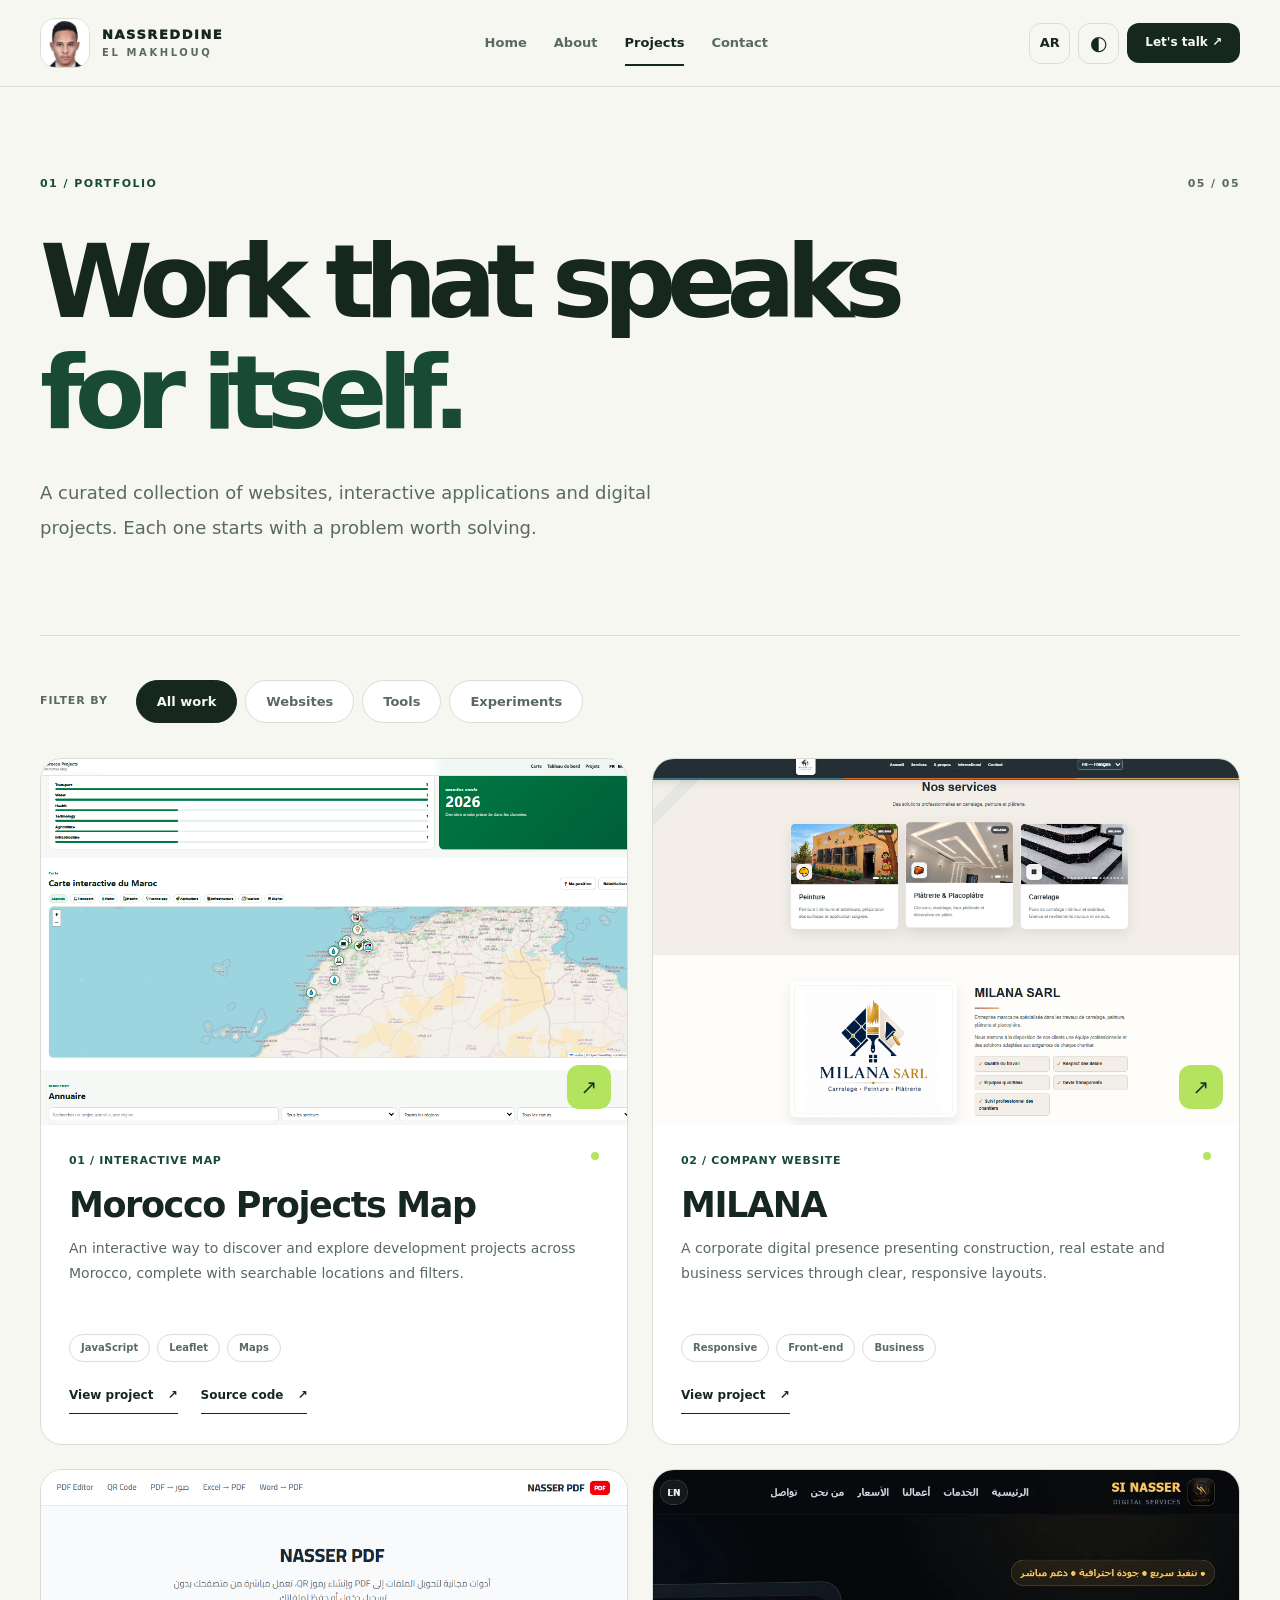
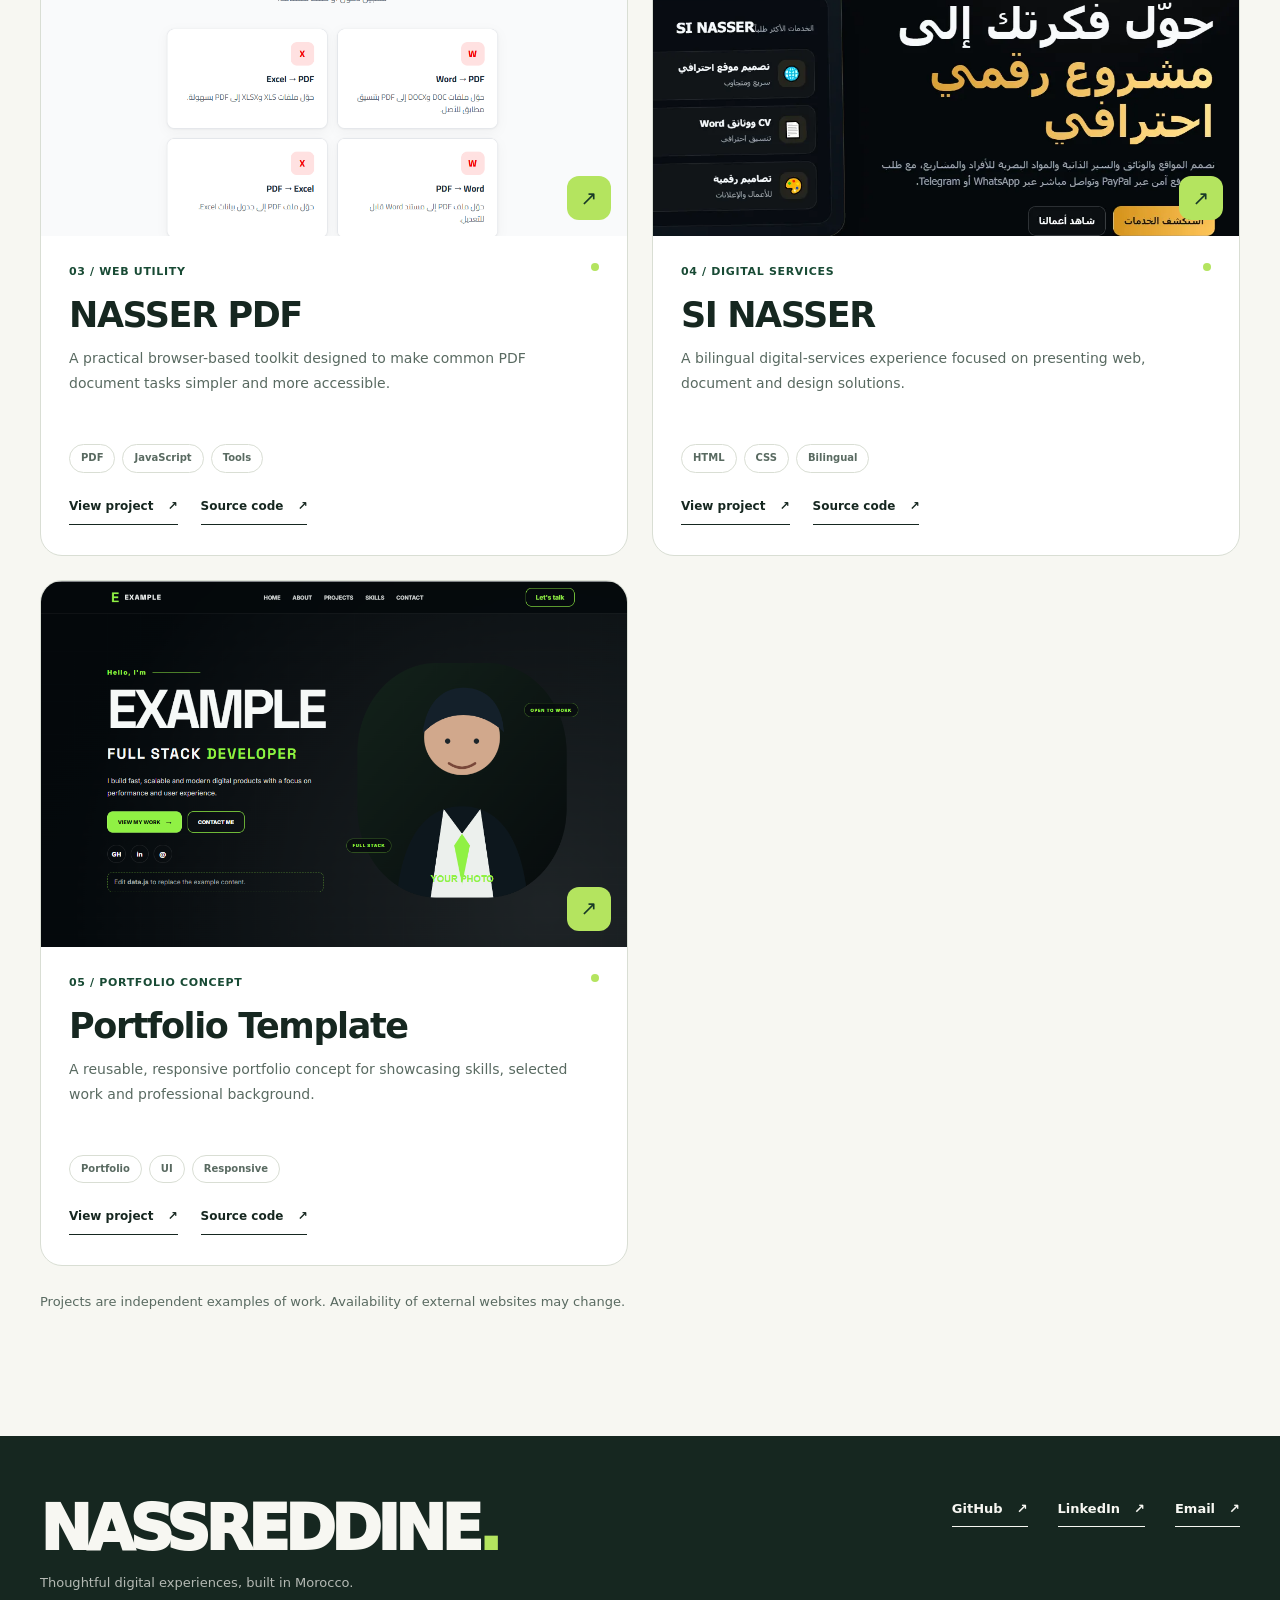
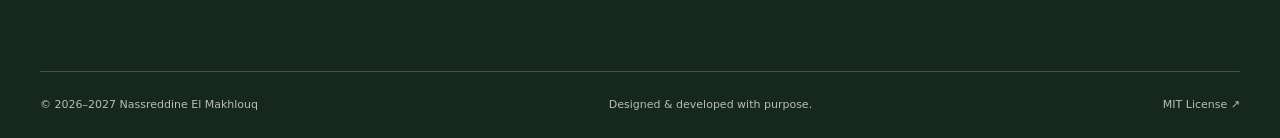
<file: portfolio.html>
<!doctype html>
<html lang="en" data-theme="light">
<head>
<meta charset="utf-8">
<meta name="viewport" content="width=device-width, initial-scale=1">
<meta name="color-scheme" content="light dark">
<meta name="theme-color" content="#f7f7f2">
<meta name="description" content="Explore selected web development projects by Nassreddine El Makhlouq including Morocco Projects Map, MILANA, NASSER PDF, SI NASSER and portfolio templates.">
<meta name="author" content="Nassreddine El Makhlouq">
<meta name="referrer" content="strict-origin-when-cross-origin">
<link rel="canonical" href="https://nassreddine-net.github.io/EL-MAKHLOUQ-NASSREDDINE/portfolio.html">
<title>Selected Projects | Nassreddine El Makhlouq</title>
<meta property="og:type" content="website">
<meta property="og:title" content="Selected Projects | Nassreddine El Makhlouq">
<meta property="og:description" content="Explore selected web development projects by Nassreddine El Makhlouq including Morocco Projects Map, MILANA, NASSER PDF, SI NASSER and portfolio templates.">
<meta property="og:url" content="https://nassreddine-net.github.io/EL-MAKHLOUQ-NASSREDDINE/portfolio.html">
<meta property="og:image" content="https://nassreddine-net.github.io/EL-MAKHLOUQ-NASSREDDINE/assets/profile-photo.webp">
<meta property="og:image:alt" content="Nassreddine El Makhlouq portrait">
<meta name="twitter:card" content="summary">
<link rel="icon" type="image/webp" href="assets/logo.webp">
<link rel="manifest" href="site.webmanifest">

<link rel="stylesheet" href="assets/style.css?v=2">
<script src="assets/app.js?v=2" defer></script>

</head>
<body data-page="portfolio">
<a class="skip-link" href="#main">Skip to content</a>
<header class="site-header" data-header>
<div class="shell header-inner">
<a class="brand" href="index.html" aria-label="Nassreddine El Makhlouq home"><span class="brand-mark" aria-hidden="true"><img src="assets/profile-photo.webp" alt="" width="50" height="50" decoding="async"></span><span class="brand-caption">NASSREDDINE <small>EL MAKHLOUQ</small></span></a>
<nav id="site-nav" class="site-nav" aria-label="Primary navigation"><a href="index.html"  data-en="Home" data-ar="الرئيسية">Home</a><a href="about.html"  data-en="About" data-ar="من أنا">About</a><a href="portfolio.html" aria-current="page" data-en="Projects" data-ar="المشاريع">Projects</a><a href="contact.html"  data-en="Contact" data-ar="تواصل">Contact</a></nav>
<div class="header-tools">
<button class="utility-btn" type="button" data-lang-switch aria-label="Switch to Arabic">AR</button>
<button class="utility-btn theme-switch" type="button" data-theme-switch aria-label="Switch theme" aria-pressed="false"><span aria-hidden="true">◐</span></button>
<a class="header-contact" href="mailto:nassreddineelmakhlouq@gmail.com" data-en="Let's talk ↗" data-ar="تواصل معي ↗">Let's talk ↗</a>
<button class="utility-btn mobile-menu" type="button" data-menu-switch aria-controls="site-nav" aria-expanded="false" aria-label="Open navigation"><span aria-hidden="true">☰</span></button>
</div>
</div>
</header>
<main id="main"><section class="page-lead shell"><div class="page-lead-top"><span class="section-index">01 / <span data-en="PORTFOLIO" data-ar="معرض الأعمال">PORTFOLIO</span></span><span class="page-count">05 / 05</span></div><h1 data-en="Work that speaks&lt;br>&lt;em>for itself.&lt;/em>" data-ar="أعمال تتحدث&lt;br>&lt;em>عن نفسها.&lt;/em>">Work that speaks<br><em>for itself.</em></h1><p data-en="A curated collection of websites, interactive applications and digital projects. Each one starts with a problem worth solving." data-ar="مجموعة مختارة من مواقع الويب والتطبيقات التفاعلية والمشاريع الرقمية. كل مشروع يبدأ بفكرة تستحق التنفيذ.">A curated collection of websites, interactive applications and digital projects. Each one starts with a problem worth solving.</p></section>
<section class="section shell portfolio-archive"><div class="filter-bar" role="group" aria-label="Filter projects"><span class="filter-title" data-en="FILTER BY" data-ar="تصفية حسب">FILTER BY</span><button type="button" class="filter-btn is-active" data-filter="all" aria-pressed="true" data-en="All work" data-ar="الكل">All work</button><button type="button" class="filter-btn" data-filter="web" aria-pressed="false" data-en="Websites" data-ar="المواقع">Websites</button><button type="button" class="filter-btn" data-filter="tool" aria-pressed="false" data-en="Tools" data-ar="الأدوات">Tools</button><button type="button" class="filter-btn" data-filter="explore" aria-pressed="false" data-en="Experiments" data-ar="التجارب">Experiments</button></div>
<div class="project-grid project-grid-all"><article class="project-tile" data-category="explore" data-reveal>
<a class="project-image" href="https://morocco-projects.is-a.bot/" target="_blank" rel="noopener noreferrer" aria-label="View Morocco Projects Map"><img src="assets/morocco-projects-map.png" width="900" height="506" alt="Morocco Projects Map project preview" loading="lazy" decoding="async"><span class="project-visit" aria-hidden="true">↗</span></a>
<div class="project-details"><div class="project-overline"><span>01 / <span data-en="Interactive map" data-ar="خريطة تفاعلية">Interactive map</span></span><span class="category-dot" aria-hidden="true"></span></div>
<h3>Morocco Projects Map</h3><p data-en="An interactive way to discover and explore development projects across Morocco, complete with searchable locations and filters." data-ar="خريطة تفاعلية لاستكشاف مشاريع التنمية بالمغرب، مع البحث الجغرافي والتصنيف والتصفية.">An interactive way to discover and explore development projects across Morocco, complete with searchable locations and filters.</p>
<div class="project-tags"><span>JavaScript</span><span>Leaflet</span><span>Maps</span></div>
<div class="project-links"><a class="text-link" href="https://morocco-projects.is-a.bot/" target="_blank" rel="noopener noreferrer">View project<span aria-hidden="true"> ↗</span></a><a class="text-link" href="https://github.com/NASSREDDINE-net/morocco-projects-map" target="_blank" rel="noopener noreferrer">Source code<span aria-hidden="true"> ↗</span></a></div>
</div>
</article><article class="project-tile" data-category="web" data-reveal>
<a class="project-image" href="https://societemilana.org/" target="_blank" rel="noopener noreferrer" aria-label="View MILANA"><img src="assets/milana-project.png" width="900" height="506" alt="MILANA project preview" loading="lazy" decoding="async"><span class="project-visit" aria-hidden="true">↗</span></a>
<div class="project-details"><div class="project-overline"><span>02 / <span data-en="Company website" data-ar="موقع شركة">Company website</span></span><span class="category-dot" aria-hidden="true"></span></div>
<h3>MILANA</h3><p data-en="A corporate digital presence presenting construction, real estate and business services through clear, responsive layouts." data-ar="موقع مؤسساتي يقدم خدمات البناء والعقار والأعمال ضمن واجهة متجاوبة ومنظمة.">A corporate digital presence presenting construction, real estate and business services through clear, responsive layouts.</p>
<div class="project-tags"><span>Responsive</span><span>Front-end</span><span>Business</span></div>
<div class="project-links"><a class="text-link" href="https://societemilana.org/" target="_blank" rel="noopener noreferrer">View project<span aria-hidden="true"> ↗</span></a></div>
</div>
</article><article class="project-tile" data-category="tool" data-reveal>
<a class="project-image" href="https://nasserpdf.devs.surf/" target="_blank" rel="noopener noreferrer" aria-label="View NASSER PDF"><img src="assets/nasser-pdf-project.png" width="900" height="506" alt="NASSER PDF project preview" loading="lazy" decoding="async"><span class="project-visit" aria-hidden="true">↗</span></a>
<div class="project-details"><div class="project-overline"><span>03 / <span data-en="Web utility" data-ar="أداة ويب">Web utility</span></span><span class="category-dot" aria-hidden="true"></span></div>
<h3>NASSER PDF</h3><p data-en="A practical browser-based toolkit designed to make common PDF document tasks simpler and more accessible." data-ar="مجموعة أدوات تعمل عبر المتصفح لتسهيل المهام الشائعة المتعلقة بملفات PDF.">A practical browser-based toolkit designed to make common PDF document tasks simpler and more accessible.</p>
<div class="project-tags"><span>PDF</span><span>JavaScript</span><span>Tools</span></div>
<div class="project-links"><a class="text-link" href="https://nasserpdf.devs.surf/" target="_blank" rel="noopener noreferrer">View project<span aria-hidden="true"> ↗</span></a><a class="text-link" href="https://github.com/NASSREDDINE-net/NASSER-PDF" target="_blank" rel="noopener noreferrer">Source code<span aria-hidden="true"> ↗</span></a></div>
</div>
</article><article class="project-tile" data-category="web" data-reveal>
<a class="project-image" href="https://nassreddine-net.github.io/STORE/" target="_blank" rel="noopener noreferrer" aria-label="View SI NASSER"><img src="assets/si-nasser-project.webp" width="900" height="506" alt="SI NASSER project preview" loading="lazy" decoding="async"><span class="project-visit" aria-hidden="true">↗</span></a>
<div class="project-details"><div class="project-overline"><span>04 / <span data-en="Digital services" data-ar="خدمات رقمية">Digital services</span></span><span class="category-dot" aria-hidden="true"></span></div>
<h3>SI NASSER</h3><p data-en="A bilingual digital-services experience focused on presenting web, document and design solutions." data-ar="تجربة ثنائية اللغة لعرض خدمات الويب والوثائق والحلول الرقمية والتصميم.">A bilingual digital-services experience focused on presenting web, document and design solutions.</p>
<div class="project-tags"><span>HTML</span><span>CSS</span><span>Bilingual</span></div>
<div class="project-links"><a class="text-link" href="https://nassreddine-net.github.io/STORE/" target="_blank" rel="noopener noreferrer">View project<span aria-hidden="true"> ↗</span></a><a class="text-link" href="https://github.com/NASSREDDINE-net/STORE" target="_blank" rel="noopener noreferrer">Source code<span aria-hidden="true"> ↗</span></a></div>
</div>
</article><article class="project-tile" data-category="web" data-reveal>
<a class="project-image" href="https://nassreddine-net.github.io/portfolio-template1/" target="_blank" rel="noopener noreferrer" aria-label="View Portfolio Template"><img src="assets/portfolio-template1-project.png" width="900" height="506" alt="Portfolio Template project preview" loading="lazy" decoding="async"><span class="project-visit" aria-hidden="true">↗</span></a>
<div class="project-details"><div class="project-overline"><span>05 / <span data-en="Portfolio concept" data-ar="قالب معرض أعمال">Portfolio concept</span></span><span class="category-dot" aria-hidden="true"></span></div>
<h3>Portfolio Template</h3><p data-en="A reusable, responsive portfolio concept for showcasing skills, selected work and professional background." data-ar="قالب متجاوب وقابل لإعادة الاستخدام لعرض المهارات والأعمال والخبرة المهنية.">A reusable, responsive portfolio concept for showcasing skills, selected work and professional background.</p>
<div class="project-tags"><span>Portfolio</span><span>UI</span><span>Responsive</span></div>
<div class="project-links"><a class="text-link" href="https://nassreddine-net.github.io/portfolio-template1/" target="_blank" rel="noopener noreferrer">View project<span aria-hidden="true"> ↗</span></a><a class="text-link" href="https://github.com/NASSREDDINE-net/portfolio-template1" target="_blank" rel="noopener noreferrer">Source code<span aria-hidden="true"> ↗</span></a></div>
</div>
</article></div><p class="archive-note" data-en="Projects are independent examples of work. Availability of external websites may change." data-ar="هذه نماذج من أعمال مستقلة، وقد تتغير حالة المواقع الخارجية.">Projects are independent examples of work. Availability of external websites may change.</p></section></main>
<footer class="site-footer">
<div class="shell"><div class="footer-main"><div><a class="footer-brand" href="index.html">NASSREDDINE<span>.</span></a><p data-en="Thoughtful digital experiences, built in Morocco." data-ar="تجارب رقمية متقنة، صُنعت في المغرب.">Thoughtful digital experiences, built in Morocco.</p></div><div class="footer-actions"><a class="text-link" href="https://github.com/NASSREDDINE-net" target="_blank" rel="noopener noreferrer">GitHub<span aria-hidden="true"> ↗</span></a><a class="text-link" href="https://www.linkedin.com/in/nassreddine-el-makhlouq/" target="_blank" rel="noopener noreferrer">LinkedIn<span aria-hidden="true"> ↗</span></a><a class="text-link" href="mailto:nassreddineelmakhlouq@gmail.com">Email <span aria-hidden="true">↗</span></a></div></div>
<div class="footer-bottom"><span>© 2026–2027 Nassreddine El Makhlouq</span><span data-en="Designed &amp; developed with purpose." data-ar="تصميم وتطوير بإتقان.">Designed & developed with purpose.</span><a href="https://github.com/NASSREDDINE-net/EL-MAKHLOUQ-NASSREDDINE/blob/main/LICENSE" target="_blank" rel="noopener noreferrer">MIT License ↗</a></div></div>
</footer>
<button type="button" class="scroll-top" data-top aria-label="Back to top">↑</button>
</body>
</html>
</file>
<file: assets/style.css>
/* NASSREDDINE / 2026–2027 — editorial portfolio design */
:root{--bg:#f7f7f2;--paper:#fff;--surface:#edeee7;--ink:#162720;--sub:#596a61;--accent:#b4e45f;--accent-dark:#184a34;--stroke:#d9ded4;--deep:#183b2a;--shadow:0 26px 65px rgba(16,42,29,.075);--radius:22px;color-scheme:light}
:root[data-theme="dark"]{--bg:#121a16;--paper:#1b2920;--surface:#22352a;--ink:#f2f6ef;--sub:#b0c1b6;--accent:#b4e45f;--accent-dark:#c4f17e;--stroke:#355044;--deep:#0b251b;--shadow:0 26px 65px rgba(0,0,0,.16);color-scheme:dark}
*,*::before,*::after{box-sizing:border-box}
html{scroll-behavior:smooth;scroll-padding-top:90px}
body{margin:0;background:var(--bg);color:var(--ink);font:400 16px/1.65 ui-sans-serif,system-ui,-apple-system,"Segoe UI",Arial,"Noto Sans Arabic",sans-serif;-webkit-font-smoothing:antialiased}
body[dir="rtl"],html[dir="rtl"] body{font-family:"Segoe UI",Tahoma,Arial,"Noto Sans Arabic",sans-serif}
img{display:block;max-width:100%;height:auto}
a{color:inherit}
button{font:inherit}
button,a{-webkit-tap-highlight-color:transparent}
:focus-visible{outline:3px solid #69a83e;outline-offset:4px}
::selection{background:var(--accent);color:#173324}
[hidden]{display:none!important}
.shell{width:min(1240px,calc(100% - 80px));margin-inline:auto}
.skip-link{position:fixed;top:-100px;left:16px;background:var(--accent);color:#122419;z-index:9000;padding:10px 18px;border-radius:10px}
.skip-link:focus{top:12px}
.site-header{position:sticky;top:0;z-index:100;background:color-mix(in srgb,var(--bg) 93%,transparent);backdrop-filter:blur(22px);border-bottom:1px solid var(--stroke)}
.header-inner{display:flex;align-items:center;justify-content:space-between;gap:26px;min-height:86px}
.brand{display:flex;gap:12px;align-items:center;text-decoration:none;flex-shrink:0}
.brand-mark{display:block;width:50px;height:50px;border-radius:15px;overflow:hidden;background:#f7f7f2;flex-shrink:0;border:1px solid var(--stroke)}
.brand-mark img{display:block;width:100%;height:100%;object-fit:cover;object-position:center 24%}
.footer-brand span,.hero-period{color:var(--accent)}
.brand-caption{font-size:13px;font-weight:950;letter-spacing:.12em;line-height:1.25}
.brand-caption small{display:block;color:var(--sub);font-weight:600;font-size:10px;letter-spacing:.26em;margin-top:4px}
.site-nav{display:flex;align-items:center;gap:27px;margin-inline:auto}
.site-nav a{font-size:13px;font-weight:720;text-decoration:none;color:var(--sub);transition:color .2s}
.site-nav a:hover,.site-nav a[aria-current="page"]{color:var(--ink)}
.site-nav a[aria-current="page"]{position:relative}
.site-nav a[aria-current="page"]::after{content:"";position:absolute;left:0;right:0;bottom:-12px;height:2px;background:var(--ink)}
.header-tools{display:flex;align-items:center;gap:8px}
.utility-btn{border:1px solid var(--stroke);background:transparent;color:var(--ink);height:41px;min-width:41px;cursor:pointer;border-radius:12px;font-size:13px;font-weight:850}
.utility-btn:hover{background:var(--surface)}
.theme-switch{font-size:20px}
.header-contact{background:var(--ink);color:var(--bg);padding:10px 18px;border-radius:12px;text-decoration:none;font-size:12px;font-weight:850;white-space:nowrap;transition:transform .2s}
.header-contact:hover{transform:translateY(-2px)}
.mobile-menu{display:none}
.micro-label,.section-index,.page-count{font-size:11px;font-weight:850;letter-spacing:.13em;text-transform:uppercase}
.micro-label{display:flex;align-items:center;gap:12px;color:var(--sub);margin:0 0 26px}
.status-dot{display:inline-block;flex:none;width:10px;height:10px;border-radius:50%;background:#6ea953;box-shadow:0 0 0 6px rgba(110,169,83,.13)}
.hero{display:grid;grid-template-columns:minmax(0,1.15fr) minmax(330px,.85fr);align-items:center;gap:clamp(30px,5vw,82px);padding-block:96px 96px;min-height:min(790px,calc(100vh - 86px))}
.hero-content{min-width:0}
.hero-intro{font-size:clamp(18px,2.2vw,26px);margin:0 0 10px;color:var(--sub);font-weight:580}
.hero h1{font-size:clamp(64px,7.6vw,118px);letter-spacing:-.095em;line-height:.98;margin:0 0 30px;overflow-wrap:anywhere;font-weight:850}
.hero h1>span{display:block;color:var(--accent-dark)}
.hero-description{font-size:clamp(16px,1.6vw,19px);color:var(--sub);max-width:620px;line-height:1.8;margin:0}
.hero-buttons{display:flex;flex-wrap:wrap;gap:12px;margin-top:35px}
.btn{display:inline-flex;justify-content:center;align-items:center;gap:22px;min-height:54px;padding:12px 22px;border-radius:12px;text-decoration:none;font-size:13px;font-weight:900;transition:transform .2s,background .2s}
.btn:hover{transform:translateY(-3px)}
.btn-primary{background:var(--ink);color:var(--bg)}
.btn-outline{border:1px solid var(--stroke);background:var(--paper)}
.btn-light{background:var(--accent);color:#133126}
.hero-meta{margin-top:66px;border-top:1px solid var(--stroke);padding-top:20px;display:flex;gap:24px;justify-content:space-between;color:var(--sub);font-size:10px;font-weight:800;letter-spacing:.1em}
.portrait-area{position:relative;padding:24px 30px 14px 10px}
.portrait-frame{position:relative;min-height:540px;height:min(575px,49vw);border-radius:260px 260px 26px 26px;background:var(--accent);overflow:hidden;isolation:isolate}
.portrait-frame::before{content:"";position:absolute;inset:15px;border:1px solid rgba(23,59,38,.22);border-radius:inherit;z-index:2;pointer-events:none}
.portrait-frame::after{content:"";position:absolute;left:-20%;right:-20%;height:150px;bottom:-55px;background:rgba(10,47,28,.14);border-radius:50%}
.hero-portrait{position:absolute;bottom:0;left:50%;transform:translateX(-50%);width:90%;height:90%;object-fit:cover;object-position:50% 15%;border-radius:42% 42% 0 0;mix-blend-mode:normal}
.portrait-index{position:absolute;top:54px;right:44px;font-size:12px;color:#16472c;font-weight:950;letter-spacing:.2em}
.portrait-caption{display:flex;align-items:center;gap:10px;justify-content:center;margin-top:19px;font-size:12px;font-weight:740;color:var(--sub)}
.accent-spark{color:var(--accent-dark);font-size:20px}
.portrait-stamp{position:absolute;bottom:112px;left:-42px;border:1px solid var(--stroke);background:var(--paper);color:var(--ink);padding:20px 18px;transform:rotate(-9deg);font-size:14px;letter-spacing:.09em;line-height:1.1;font-weight:950;box-shadow:var(--shadow);border-radius:13px}
.portrait-stamp span{font-size:20px;color:var(--accent-dark)}
.ticker-wrap{background:var(--ink);color:var(--bg);border-block:1px solid var(--stroke)}
.ticker{display:flex;flex-wrap:wrap;justify-content:space-between;align-items:center;gap:13px;padding-block:23px;font-size:12px;letter-spacing:.13em;font-weight:750}
.ticker-symbol{font-size:20px;color:var(--accent)}
.section{padding-block:110px}
.section-heading{display:flex;align-items:end;justify-content:space-between;gap:40px;margin-bottom:40px}
.section-index{margin:0 0 20px;color:var(--accent-dark);display:block}
.section-heading h2,.about-band h2,.bio-text h2,.contact-intro h2{margin:0;font-size:clamp(42px,5.5vw,77px);letter-spacing:-.07em;line-height:1.08;font-weight:850}
h2 em,.page-lead h1 em{color:var(--accent-dark);font-style:normal}
.section-aside{max-width:325px;color:var(--sub);margin:0}
.inline-link,.text-link{display:inline-flex;align-items:center;gap:14px;text-decoration:none;font-size:13px;font-weight:880;border-bottom:1px solid currentColor;padding-bottom:7px;white-space:nowrap}
.inline-link:hover,.text-link:hover{color:var(--accent-dark)}
.project-grid{display:grid;grid-template-columns:repeat(2,minmax(0,1fr));gap:24px}
.project-tile{min-width:0;background:var(--paper);border:1px solid var(--stroke);border-radius:var(--radius);overflow:hidden;transition:transform .25s,box-shadow .25s}
.project-tile:hover{transform:translateY(-5px);box-shadow:var(--shadow)}
.project-image{display:block;position:relative;aspect-ratio:16/10;background:var(--surface);overflow:hidden}
.project-image img{width:100%;height:100%;object-fit:cover;object-position:top center;transition:transform .6s}
.project-tile:hover .project-image img{transform:scale(1.035)}
.project-visit{position:absolute;bottom:16px;right:16px;display:grid;place-items:center;width:44px;height:44px;border-radius:12px;background:var(--accent);color:#183927;font-size:20px}
.project-details{padding:27px 28px 30px}
.project-overline{display:flex;justify-content:space-between;color:var(--accent-dark);font-weight:900;letter-spacing:.06em;font-size:11px;text-transform:uppercase}
.category-dot{width:8px;height:8px;border-radius:50%;background:var(--accent)}
.project-details h3{font-size:clamp(24px,3vw,35px);margin:13px 0 10px;letter-spacing:-.04em;line-height:1.2}
.project-details p{color:var(--sub);font-size:14px;line-height:1.8;min-height:74px;margin:0}
.project-tags{display:flex;gap:7px;flex-wrap:wrap;margin:24px 0}
.project-tags span{font-size:10px;font-weight:750;padding:5px 11px;border:1px solid var(--stroke);border-radius:20px;color:var(--sub)}
.project-links{display:flex;gap:23px;flex-wrap:wrap}
.project-links .text-link{font-size:12px}
.home-projects .project-tile:first-child{grid-row:span 1}
.home-projects .project-tile:nth-child(3){grid-column:span 2;display:grid;grid-template-columns:1.15fr 1fr}
.home-projects .project-tile:nth-child(3) .project-image{aspect-ratio:auto;min-height:365px}
.home-projects .project-tile:nth-child(3) .project-details{display:flex;flex-direction:column;justify-content:center;padding:38px}
.about-band{background:var(--deep);color:#f2faed}
.about-band-grid{display:grid;grid-template-columns:1fr 1fr;gap:10%;align-items:center}
.about-band h2 em,.about-band .section-index{color:var(--accent)}
.band-lead{color:#c4d4c8;font-size:17px;line-height:1.85;max-width:500px;margin:30px 0}
.inline-link.light{color:#e6f5e7}
.expertise-cards{display:grid;gap:14px}
.expertise-cards article{display:grid;grid-template-columns:56px 1fr;column-gap:18px;padding:22px;border-radius:16px;background:#234937;border:1px solid rgba(224,250,223,.12)}
.expertise-number{grid-row:span 2;color:var(--accent);font-size:13px;font-weight:950}
.expertise-cards h3{font-size:21px;letter-spacing:-.035em;margin:0}
.expertise-cards p{margin:4px 0 0;color:#c4d4c8;font-size:13px;line-height:1.7}
.skills-list{display:flex;gap:12px;flex-wrap:wrap}
.skill-pill{display:inline-flex;align-items:center;gap:15px;border:1px solid var(--stroke);padding:17px 21px;border-radius:14px;background:var(--paper);font-weight:790;font-size:15px}
.skill-count{font-size:10px;color:var(--accent-dark);font-weight:900}
.cta-section{padding-block:20px 105px}
.cta-panel{position:relative;overflow:hidden;border-radius:28px;background:var(--accent);padding:75px 7%;color:#163a28;isolation:isolate}
.cta-panel .section-index,.cta-panel h2 em{color:#275841}
.cta-panel h2{font-size:clamp(48px,6.7vw,93px);letter-spacing:-.08em;line-height:1.05;max-width:800px;margin:0 0 22px}
.cta-panel p:not(.section-index){font-size:17px;margin:0 0 28px;max-width:550px}
.cta-decoration{position:absolute;right:5%;top:-100px;font-size:550px;opacity:.095;line-height:1;z-index:-1}
.site-footer{background:var(--ink);color:var(--bg);padding-block:62px 24px}
.footer-main{display:flex;justify-content:space-between;gap:25px;align-items:start;border-bottom:1px solid rgba(255,255,255,.2);padding-bottom:64px}
.footer-brand{font-size:clamp(32px,4.8vw,67px);line-height:1;letter-spacing:-.08em;font-weight:950;text-decoration:none}
.footer-main p{font-size:13px;opacity:.7}
.footer-actions{display:flex;gap:30px;flex-wrap:wrap;align-items:center}
.footer-actions .text-link:hover{color:var(--accent)}
.footer-bottom{display:flex;justify-content:space-between;gap:20px;flex-wrap:wrap;font-size:11px;opacity:.72;padding-top:24px}
.footer-bottom a{text-decoration:none}
.scroll-top{position:fixed;bottom:22px;right:22px;z-index:90;display:grid;place-items:center;width:48px;height:48px;border:0;border-radius:14px;color:#153826;background:var(--accent);font-size:22px;cursor:pointer;box-shadow:var(--shadow);opacity:0;transform:translateY(20px);pointer-events:none;transition:.2s}
.scroll-top.show{opacity:1;transform:none;pointer-events:auto}
.page-lead{padding-block:88px 90px;border-bottom:1px solid var(--stroke)}
.page-lead-top{display:flex;justify-content:space-between;gap:20px}
.page-count{color:var(--sub)}
.page-lead h1{font-size:clamp(56px,8vw,113px);letter-spacing:-.095em;line-height:1.08;font-weight:850;margin:14px 0 28px}
.page-lead>p{color:var(--sub);max-width:650px;font-size:18px;line-height:1.9;margin:0}
.portfolio-archive{padding-top:44px}
.filter-bar{display:flex;align-items:center;gap:8px;flex-wrap:wrap;margin-bottom:35px}
.filter-title{font-size:11px;font-weight:900;letter-spacing:.08em;margin-inline-end:20px;color:var(--sub)}
.filter-btn{border:1px solid var(--stroke);border-radius:40px;padding:10px 20px;color:var(--sub);background:var(--paper);cursor:pointer;font-size:13px;font-weight:800;transition:.2s}
.filter-btn:hover,.filter-btn.is-active{background:var(--ink);color:var(--bg);border-color:var(--ink)}
.archive-note{color:var(--sub);font-size:13px;margin-top:25px}
.biography-grid{display:grid;grid-template-columns:1fr 1fr;gap:10%;align-items:center}
.bio-image-wrap{position:relative;max-width:500px;padding:24px;background:var(--accent);border-radius:28px}
.bio-image-wrap img{width:100%;height:min(540px,51vw);object-fit:cover;object-position:top;background:#fff;border-radius:14px}
.bio-image-caption{display:block;font-size:12px;font-weight:850;letter-spacing:.1em;margin-top:15px;color:#17412e}
.bio-text p:not(.section-index){color:var(--sub);font-size:16px;line-height:1.9}
.bio-text .inline-link{margin-top:18px}
.alternate-section{background:var(--surface)}
.experience-list{margin-top:35px;border-top:1px solid var(--stroke)}
.experience-list article{display:grid;grid-template-columns:70px 1fr 105px;align-items:start;gap:30px;padding:30px 0;border-bottom:1px solid var(--stroke)}
.exp-index,.exp-field{font-size:11px;color:var(--accent-dark);font-weight:950}
.exp-field{text-align:end}
.experience-list h3{margin:0 0 10px;font-size:24px;letter-spacing:-.035em}
.experience-list p{margin:0;color:var(--sub);font-size:14px;max-width:750px}
.contact-layout{display:grid;grid-template-columns:.9fr 1.1fr;gap:9%}
.contact-intro{position:relative}
.contact-orbit{display:grid;place-items:center;background:var(--accent);height:90px;width:90px;border-radius:50%;font-size:38px;color:#153927;margin-bottom:40px}
.contact-intro>p:not(.section-index){color:var(--sub);font-size:16px;line-height:1.8}
.contact-intro .btn{margin-top:18px}
.contact-rows{border-top:1px solid var(--stroke)}
.contact-row{display:grid;grid-template-columns:36px 1fr 26px;gap:14px;align-items:center;padding:28px 4px;border-bottom:1px solid var(--stroke);text-decoration:none;transition:padding .2s,background .2s}
.contact-row:hover{padding-inline:12px;background:var(--surface)}
.contact-n{font-size:11px;color:var(--accent-dark);font-weight:900}
.contact-info{min-width:0;overflow-wrap:anywhere}
.contact-info>*{display:block}
.contact-info strong{font-size:10px;letter-spacing:.15em;color:var(--accent-dark)}
.contact-info>span{font-size:18px;font-weight:800}
.contact-info small{font-size:12px;color:var(--sub)}
.contact-arrow{font-size:24px}
.contact-note{display:flex;align-items:center;gap:14px;background:var(--surface);border-radius:16px;padding:25px}
.contact-note p{margin:0;font-size:14px;color:var(--sub)}
[dir="rtl"] .site-nav{margin-inline:auto}
[dir="rtl"] .portrait-stamp{left:auto;right:-25px;transform:rotate(9deg)}
[dir="rtl"] .portrait-index{right:auto;left:44px}
[dir="rtl"] .project-visit{right:auto;left:16px}
[dir="rtl"] .scroll-top{right:auto;left:22px}
[dir="rtl"] .cta-decoration{right:auto;left:5%;transform:scaleX(-1)}
@media(max-width:1120px){.shell{width:min(100% - 48px,1240px)}.header-inner{gap:12px}.site-nav{gap:17px}.hero h1{font-size:clamp(61px,7vw,90px)}.portrait-frame{min-height:450px}.hero{padding-block:75px}}
@media(max-width:900px){.site-nav{display:none;position:absolute;top:100%;left:18px;right:18px;flex-direction:column;align-items:stretch;background:var(--paper);border:1px solid var(--stroke);padding:16px;border-radius:16px;box-shadow:var(--shadow);gap:0}.site-nav.is-open{display:flex}.site-nav a{padding:14px}.site-nav a[aria-current="page"]::after{display:none}.mobile-menu{display:inline-block}.header-contact{display:none}.hero{grid-template-columns:1fr;min-height:unset;padding-block:60px}.hero h1{max-width:850px}.portrait-area{width:min(460px,100%);margin-inline:auto;padding-inline:12px}.portrait-frame{height:510px;min-height:unset}.portrait-stamp{left:-20px}.about-band-grid,.biography-grid,.contact-layout{grid-template-columns:1fr;gap:60px}.bio-image-wrap{max-width:490px}.bio-image-wrap img{height:auto;max-height:520px}.section{padding-block:85px}.section-heading h2{font-size:clamp(40px,6.5vw,64px)}}
@media(max-width:680px){.shell{width:calc(100% - 36px)}.header-inner{min-height:74px}.brand-mark{width:42px;height:42px;font-size:23px;border-radius:12px}.brand-caption{font-size:11px;letter-spacing:.075em}.brand-caption small{font-size:8px}.utility-btn{min-width:37px;height:37px}.hero{padding-block:42px 56px}.hero h1{font-size:clamp(55px,12.2vw,87px)}.hero-description{font-size:16px}.hero-meta{margin-top:38px;gap:10px;font-size:9px}.hero-buttons{flex-direction:column;align-items:stretch}.hero-buttons .btn{width:100%}.portrait-frame{height:440px}.portrait-stamp{bottom:95px}.ticker{justify-content:center;column-gap:14px;row-gap:8px;font-size:10px;text-align:center}.ticker-symbol{font-size:15px}.section{padding-block:66px}.section-heading{flex-direction:column;align-items:start;gap:22px}.section-heading h2{font-size:clamp(40px,9vw,60px)}.project-grid{grid-template-columns:1fr;gap:18px}.home-projects .project-tile:nth-child(3){grid-column:auto;display:block}.home-projects .project-tile:nth-child(3) .project-image{aspect-ratio:16/10;min-height:unset}.home-projects .project-tile:nth-child(3) .project-details{padding:27px}.project-details{padding:23px}.project-details p{min-height:unset}.expertise-cards article{grid-template-columns:37px 1fr;padding:19px}.about-band-grid{gap:42px}.about-band h2,.bio-text h2,.contact-intro h2{font-size:clamp(39px,9vw,57px)}.skill-pill{font-size:13px;padding:13px;gap:8px}.cta-section{padding-block:5px 68px}.cta-panel{padding:45px 24px;border-radius:20px}.cta-panel h2{font-size:clamp(42px,10vw,67px)}.footer-main{flex-direction:column;gap:25px;padding-bottom:38px}.footer-actions{gap:23px}.footer-bottom{flex-direction:column;gap:9px}.page-lead{padding-block:55px}.page-lead h1{font-size:clamp(48px,10.5vw,75px)}.page-lead>p{font-size:16px}.filter-title{width:100%;margin-bottom:4px}.filter-btn{padding:8px 14px}.experience-list article{grid-template-columns:40px 1fr;gap:14px}.exp-field{display:none}.experience-list h3{font-size:20px}.contact-row{grid-template-columns:25px 1fr 20px;gap:10px}.contact-info>span{font-size:15px}.site-nav{left:12px;right:12px}}
@media(max-width:385px){.brand-caption{font-size:10px}.brand-mark{width:37px;height:37px}.header-tools{gap:4px}.utility-btn{min-width:34px}.hero h1{font-size:49px}.portrait-frame{height:375px}.portrait-caption{font-size:11px}}
@media(prefers-reduced-motion:reduce){html{scroll-behavior:auto}*,*::before,*::after{animation:none!important;transition:none!important}.project-tile:hover,.btn:hover{transform:none}}
</file>
